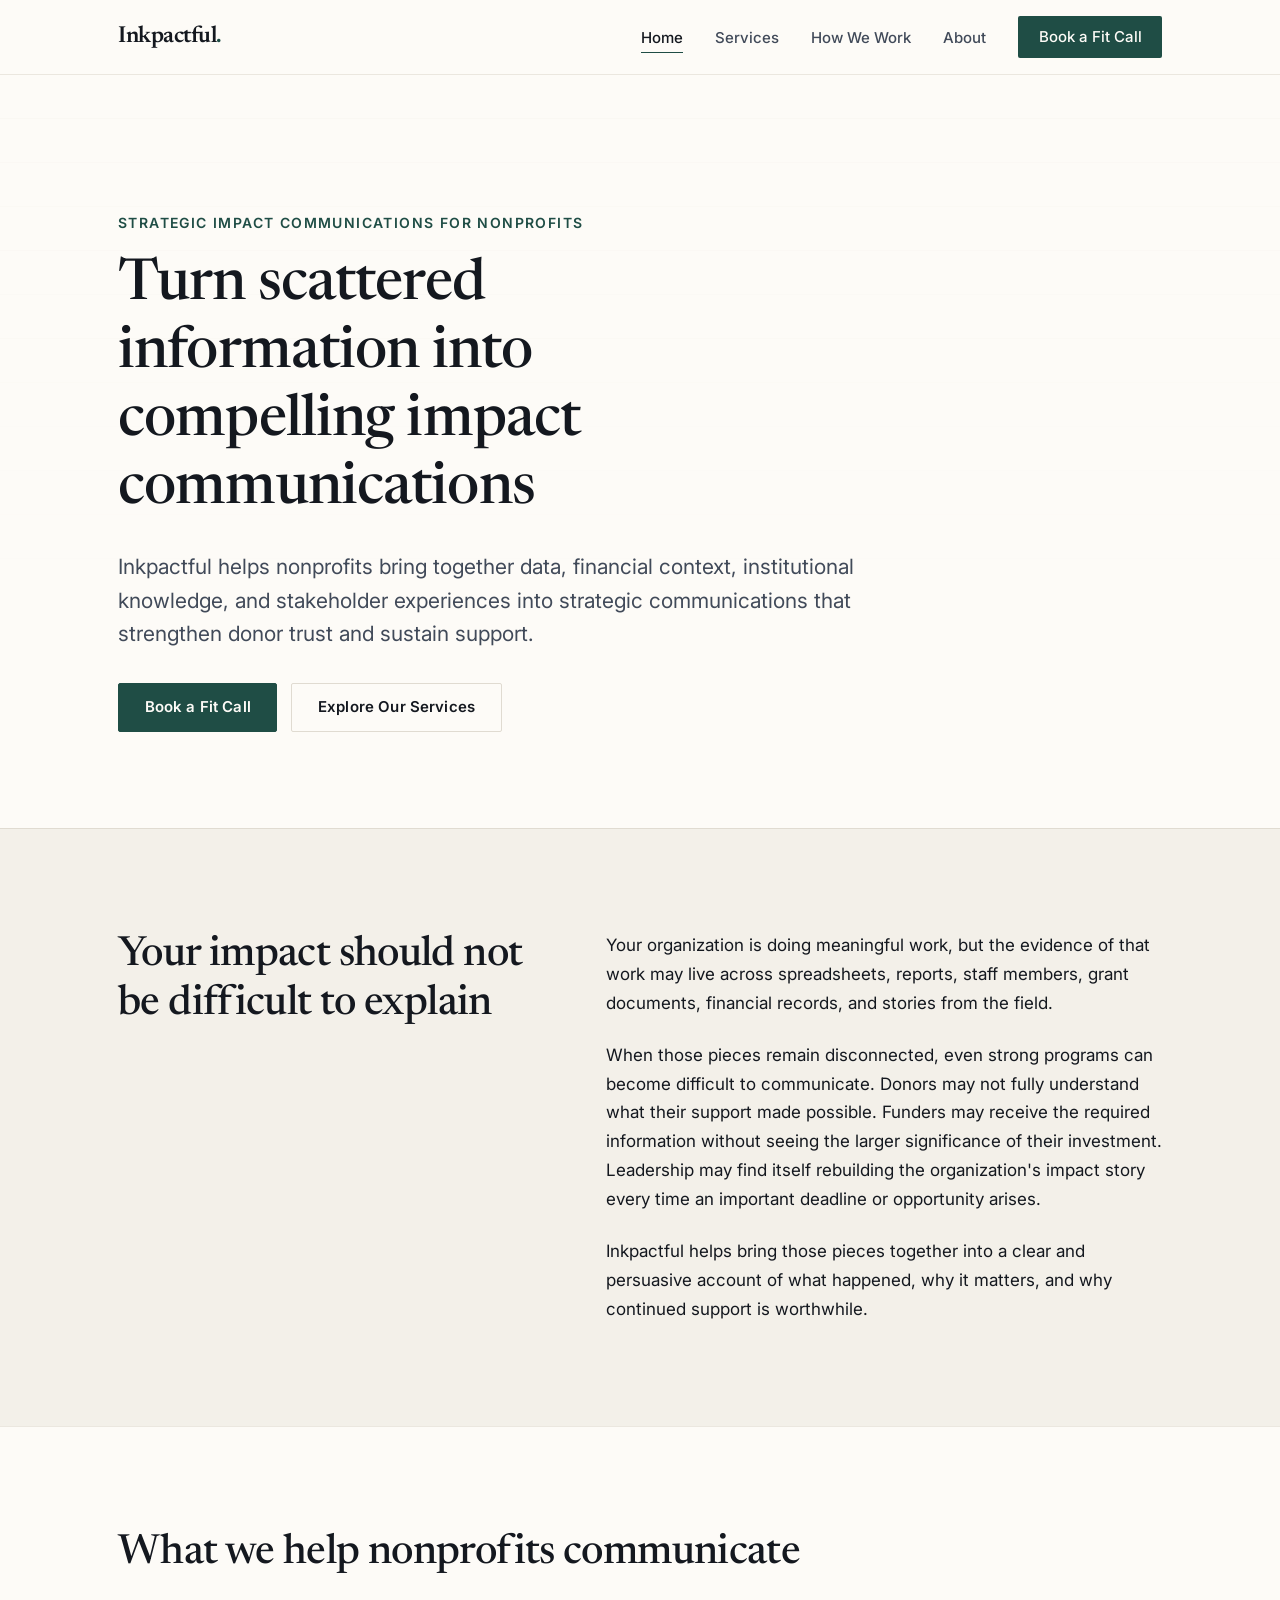
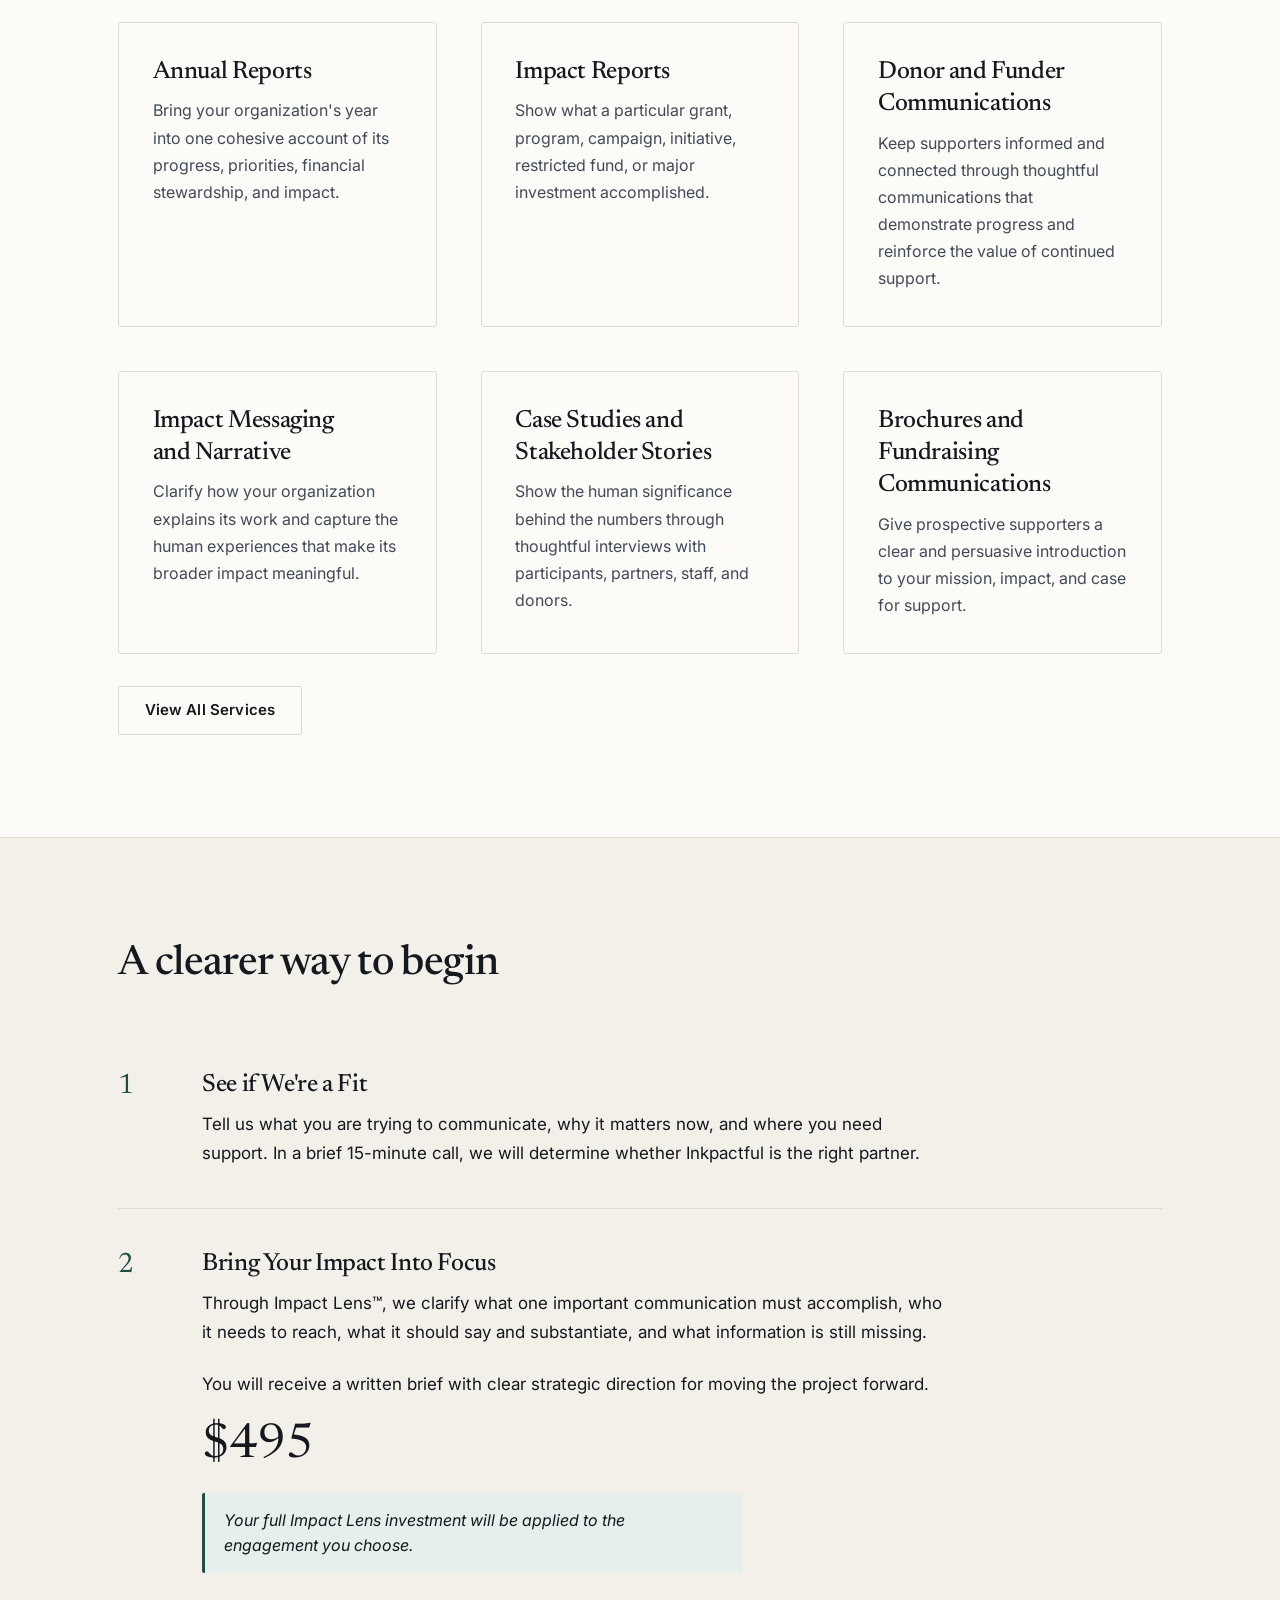
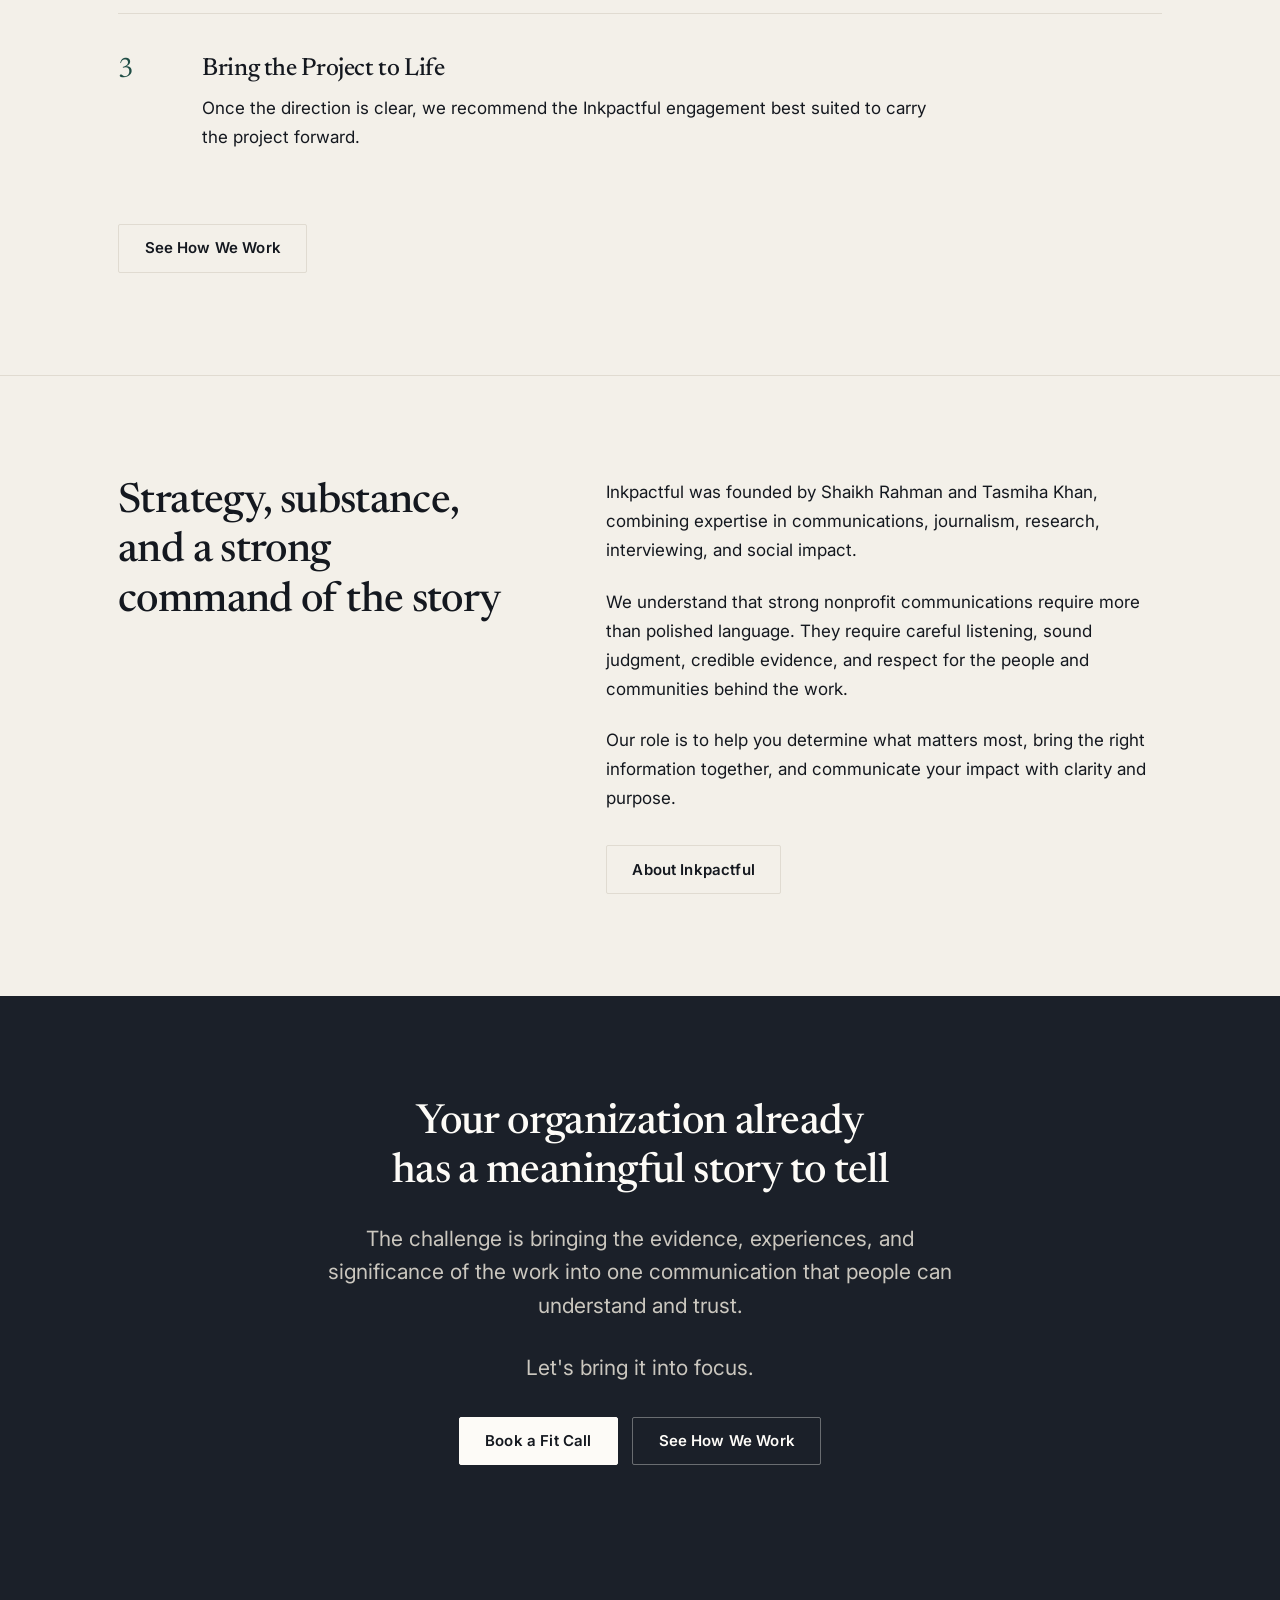
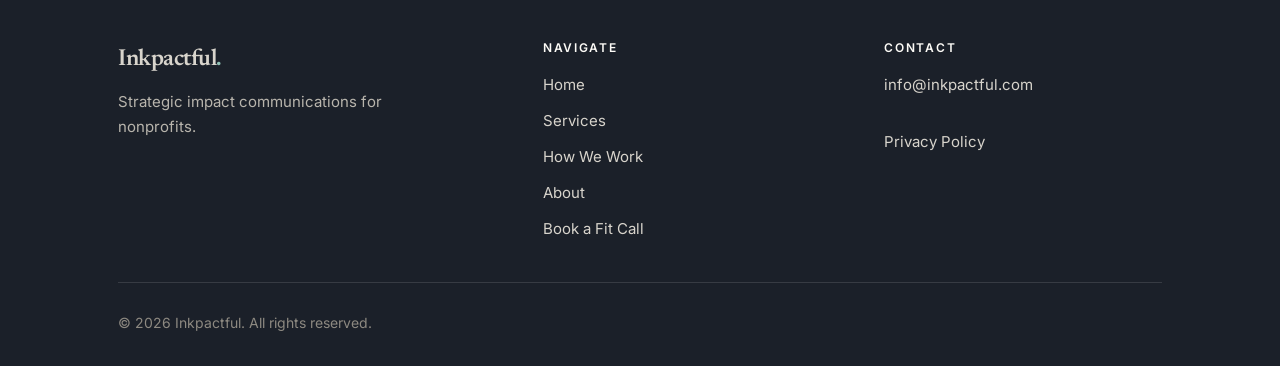
<file: index.html>
<!DOCTYPE html>
<html lang="en">
<head>
<meta charset="utf-8">
<meta name="viewport" content="width=device-width, initial-scale=1">
<title>Inkpactful — Strategic impact communications for nonprofits</title>
<meta name="description" content="Inkpactful helps nonprofits bring together data, financial context, institutional knowledge, and stakeholder experiences into strategic communications that strengthen donor trust and sustain support.">
<link rel="canonical" href="https://inkpactful.com/">

<meta property="og:type" content="website">
<meta property="og:site_name" content="Inkpactful">
<meta property="og:title" content="Inkpactful — Strategic impact communications for nonprofits">
<meta property="og:description" content="We help nonprofits turn scattered information into clear, credible communications that show donors and funders what their support made possible.">
<meta property="og:url" content="https://inkpactful.com/">
<meta property="og:image" content="https://inkpactful.com/og-image.png">
<meta name="twitter:card" content="summary_large_image">

<link rel="icon" href="favicon.svg" type="image/svg+xml">
<link rel="preconnect" href="https://fonts.googleapis.com">
<link rel="preconnect" href="https://fonts.gstatic.com" crossorigin>
<link href="https://fonts.googleapis.com/css2?family=Newsreader:opsz,wght@6..72,400;6..72,500;6..72,600&family=Inter:wght@400;500;600;700&display=swap" rel="stylesheet">
<link rel="stylesheet" href="styles.css">
</head>
<body>

<a class="skip-link" href="#main">Skip to main content</a>

<header class="site-header">
  <div class="wrap site-header__inner">
    <a class="wordmark" href="index.html">Inkpactful<span class="dot">.</span></a>
    <button class="nav-toggle" type="button" aria-expanded="false" aria-controls="site-nav">Menu</button>
    <nav class="site-nav" id="site-nav" aria-label="Primary">
      <ul>
        <li><a href="index.html" aria-current="page">Home</a></li>
        <li><a href="services.html">Services</a></li>
        <li><a href="how-we-work.html">How We Work</a></li>
        <li><a href="about.html">About</a></li>
        <li><a class="btn btn--primary" href="book.html">Book a Fit Call</a></li>
      </ul>
    </nav>
  </div>
</header>

<main id="main">

  <!-- ================= HERO ================= -->
  <section class="hero">
    <div class="wrap hero__inner">
      <p class="eyebrow">Strategic impact communications for nonprofits</p>
      <h1>Turn scattered information into compelling impact communications</h1>
      <p class="lede">Inkpactful helps nonprofits bring together data, financial context, institutional knowledge, and stakeholder experiences into strategic communications that strengthen donor trust and sustain support.</p>
      <div class="btn-row">
        <a class="btn btn--primary" href="book.html">Book a Fit Call</a>
        <a class="btn btn--secondary" href="services.html">Explore Our Services</a>
      </div>
    </div>
  </section>

  <!-- ================= THE PROBLEM ================= -->
  <section class="section section--alt">
    <div class="wrap">
      <div class="split">
        <div>
          <h2>Your impact should not be difficult to explain</h2>
        </div>
        <div>
          <p>Your organization is doing meaningful work, but the evidence of that work may live across spreadsheets, reports, staff members, grant documents, financial records, and stories from the field.</p>
          <p>When those pieces remain disconnected, even strong programs can become difficult to communicate. Donors may not fully understand what their support made possible. Funders may receive the required information without seeing the larger significance of their investment. Leadership may find itself rebuilding the organization's impact story every time an important deadline or opportunity arises.</p>
          <p>Inkpactful helps bring those pieces together into a clear and persuasive account of what happened, why it matters, and why continued support is worthwhile.</p>
        </div>
      </div>
    </div>
  </section>

  <!-- ================= SERVICES PREVIEW ================= -->
  <section class="section">
    <div class="wrap">
      <h2>What we help nonprofits communicate</h2>

      <div class="grid grid--3" style="margin-top: 2.75rem;">
        <div class="card">
          <h3>Annual Reports</h3>
          <p>Bring your organization's year into one cohesive account of its progress, priorities, financial stewardship, and impact.</p>
        </div>
        <div class="card">
          <h3>Impact Reports</h3>
          <p>Show what a particular grant, program, campaign, initiative, restricted fund, or major investment accomplished.</p>
        </div>
        <div class="card">
          <h3>Donor and Funder Communications</h3>
          <p>Keep supporters informed and connected through thoughtful communications that demonstrate progress and reinforce the value of continued support.</p>
        </div>
        <div class="card">
          <h3>Impact Messaging and Narrative</h3>
          <p>Clarify how your organization explains its work and capture the human experiences that make its broader impact meaningful.</p>
        </div>
        <div class="card">
          <h3>Case Studies and Stakeholder Stories</h3>
          <p>Show the human significance behind the numbers through thoughtful interviews with participants, partners, staff, and donors.</p>
        </div>
        <div class="card">
          <h3>Brochures and Fundraising Communications</h3>
          <p>Give prospective supporters a clear and persuasive introduction to your mission, impact, and case for support.</p>
        </div>
      </div>

      <div class="btn-row">
        <a class="btn btn--secondary" href="services.html">View All Services</a>
      </div>
    </div>
  </section>

  <!-- ================= PROCESS ================= -->
  <section class="section section--alt">
    <div class="wrap">
      <h2>A clearer way to begin</h2>

      <div class="steps" style="margin-top: 2.5rem;">
        <div class="step">
          <div class="step__num" aria-hidden="true">1</div>
          <div>
            <h3>See if We're a Fit</h3>
            <p>Tell us what you are trying to communicate, why it matters now, and where you need support. In a brief 15-minute call, we will determine whether Inkpactful is the right partner.</p>
          </div>
        </div>
        <div class="step">
          <div class="step__num" aria-hidden="true">2</div>
          <div>
            <h3>Bring Your Impact Into Focus</h3>
            <p>Through Impact Lens&trade;, we clarify what one important communication must accomplish, who it needs to reach, what it should say and substantiate, and what information is still missing.</p>
            <p>You will receive a written brief with clear strategic direction for moving the project forward.</p>
            <span class="price">$495</span>
            <p class="credit-note">Your full Impact Lens investment will be applied to the engagement you choose.</p>
          </div>
        </div>
        <div class="step">
          <div class="step__num" aria-hidden="true">3</div>
          <div>
            <h3>Bring the Project to Life</h3>
            <p>Once the direction is clear, we recommend the Inkpactful engagement best suited to carry the project forward.</p>
          </div>
        </div>
      </div>

      <div class="btn-row">
        <a class="btn btn--secondary" href="how-we-work.html">See How We Work</a>
      </div>
    </div>
  </section>

  <!-- ================= ABOUT PREVIEW ================= -->
  <section class="section section--alt">
    <div class="wrap">
      <div class="split">
        <div>
          <h2>Strategy, substance, and a strong command of the story</h2>
        </div>
        <div>
          <p>Inkpactful was founded by Shaikh Rahman and Tasmiha Khan, combining expertise in communications, journalism, research, interviewing, and social impact.</p>
          <p>We understand that strong nonprofit communications require more than polished language. They require careful listening, sound judgment, credible evidence, and respect for the people and communities behind the work.</p>
          <p>Our role is to help you determine what matters most, bring the right information together, and communicate your impact with clarity and purpose.</p>
          <div class="btn-row">
            <a class="btn btn--secondary" href="about.html">About Inkpactful</a>
          </div>
        </div>
      </div>
    </div>
  </section>

  <!-- ================= FINAL CTA ================= -->
  <section class="section section--dark">
    <div class="wrap wrap--narrow center">
      <h2>Your organization already has a meaningful story to tell</h2>
      <p class="lede">The challenge is bringing the evidence, experiences, and significance of the work into one communication that people can understand and trust.</p>
      <p class="lede">Let's bring it into focus.</p>
      <div class="btn-row" style="justify-content: center;">
        <a class="btn btn--primary" href="book.html">Book a Fit Call</a>
        <a class="btn btn--secondary" href="how-we-work.html">See How We Work</a>
      </div>
    </div>
  </section>

</main>

<footer class="site-footer">
  <div class="wrap footer">
    <div class="footer__top">
      <div>
        <a class="footer__wordmark" href="index.html">Inkpactful<span class="dot">.</span></a>
        <p class="footer__tagline">Strategic impact communications for nonprofits.</p>
      </div>
      <div>
        <h2 class="footer__heading">Navigate</h2>
        <ul>
          <li><a href="index.html">Home</a></li>
          <li><a href="services.html">Services</a></li>
          <li><a href="how-we-work.html">How We Work</a></li>
          <li><a href="about.html">About</a></li>
          <li><a href="book.html">Book a Fit Call</a></li>
        </ul>
      </div>
      <div>
        <h2 class="footer__heading">Contact</h2>
        <ul>
          <li><a data-email class="placeholder" href="#">email address to be added</a></li>
          <li><a data-linkedin="shaikh" href="#" hidden>Shaikh Rahman on LinkedIn</a></li>
          <li><a data-linkedin="tasmiha" href="#" hidden>Tasmiha Khan on LinkedIn</a></li>
          <li><a href="privacy.html">Privacy Policy</a></li>
        </ul>
      </div>
    </div>
    <div class="footer__bottom">
      <p>&copy; <span data-year>2026</span> Inkpactful. All rights reserved.</p>
    </div>
  </div>
</footer>

<script src="site.js"></script>
</body>
</html>
</file>
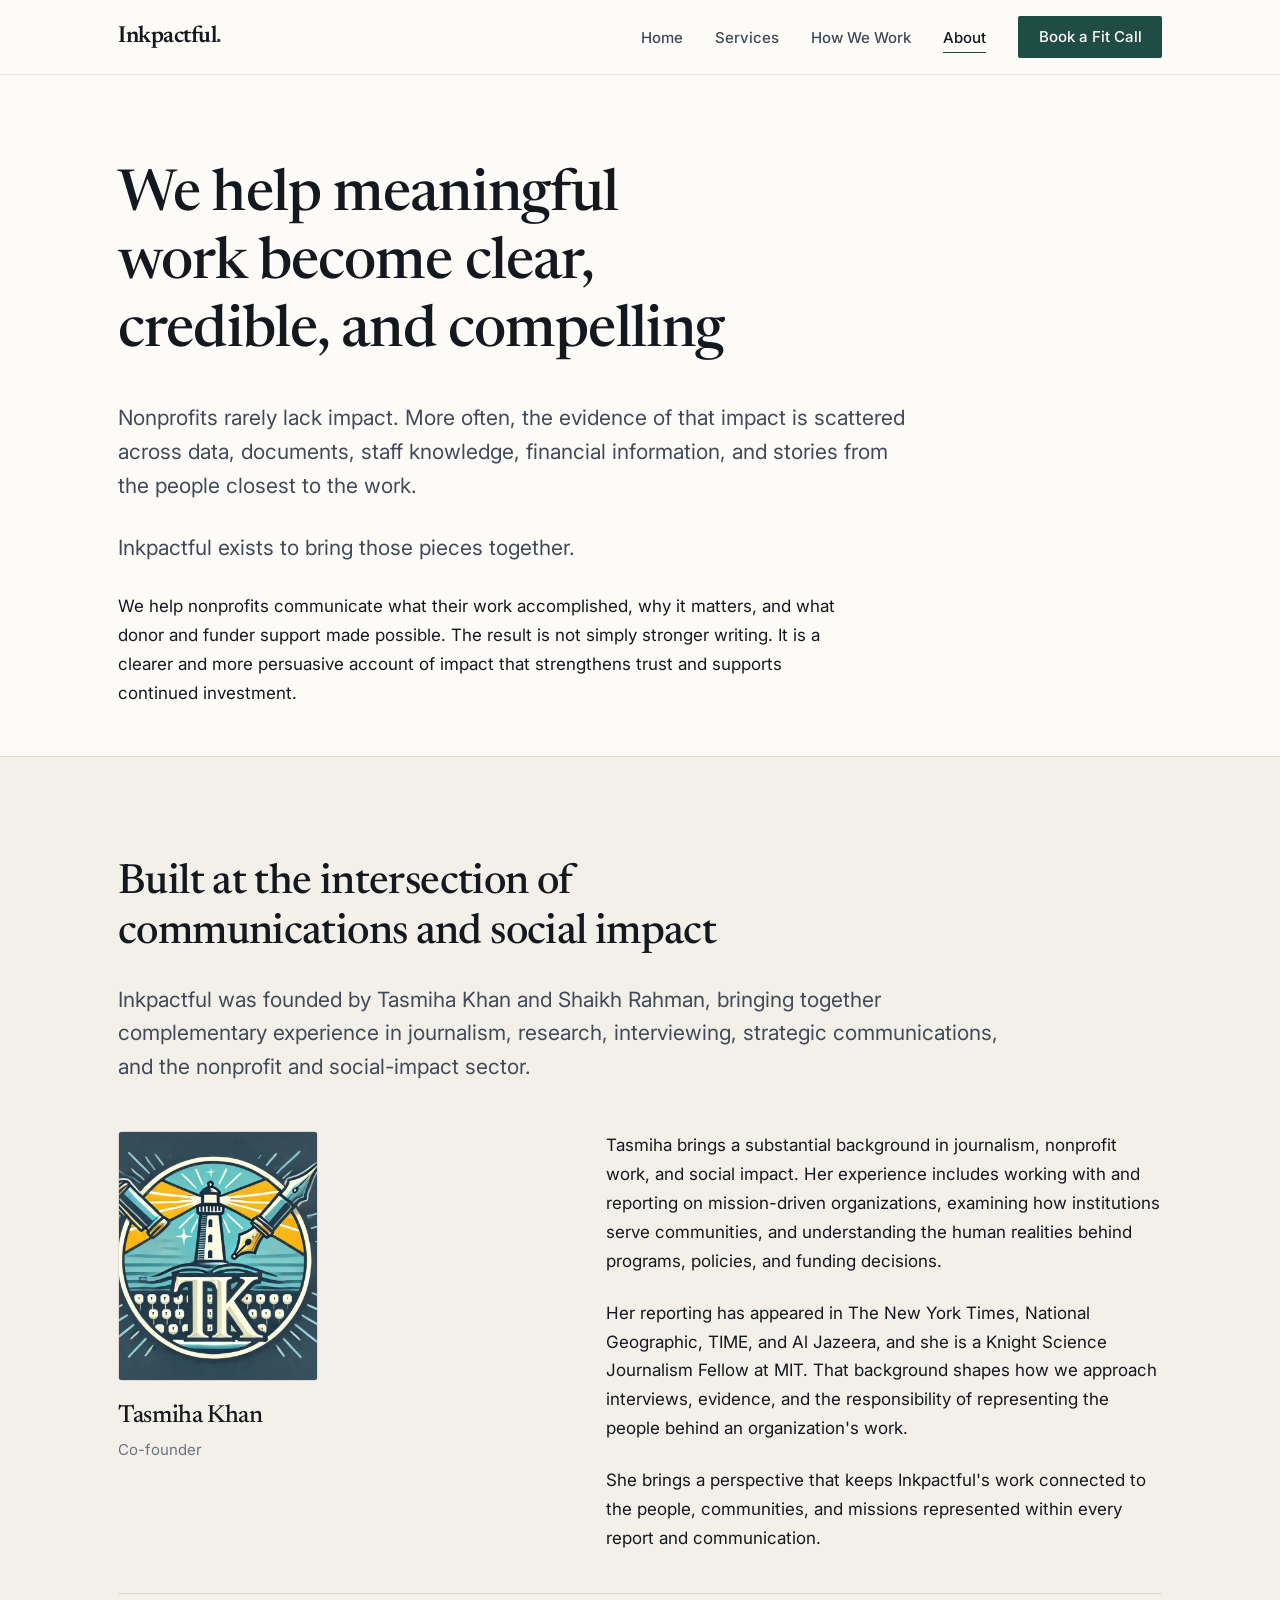
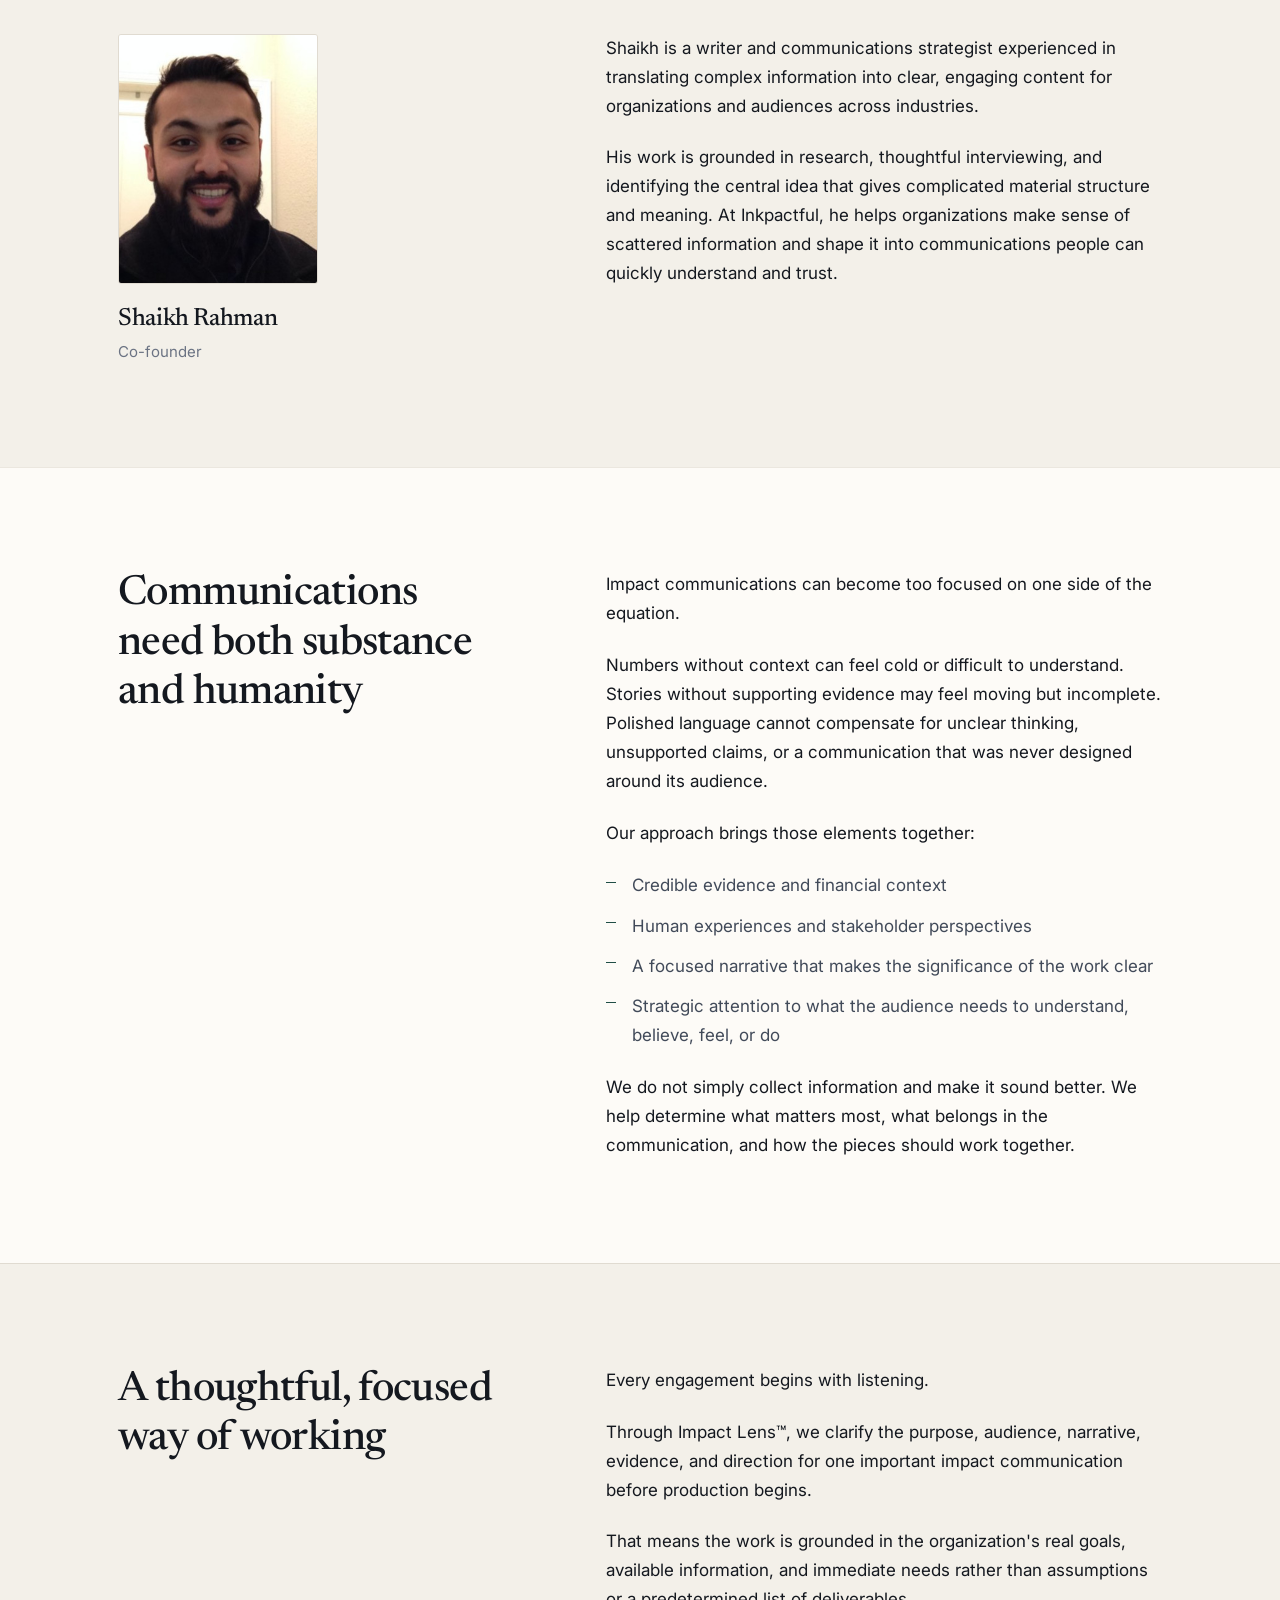
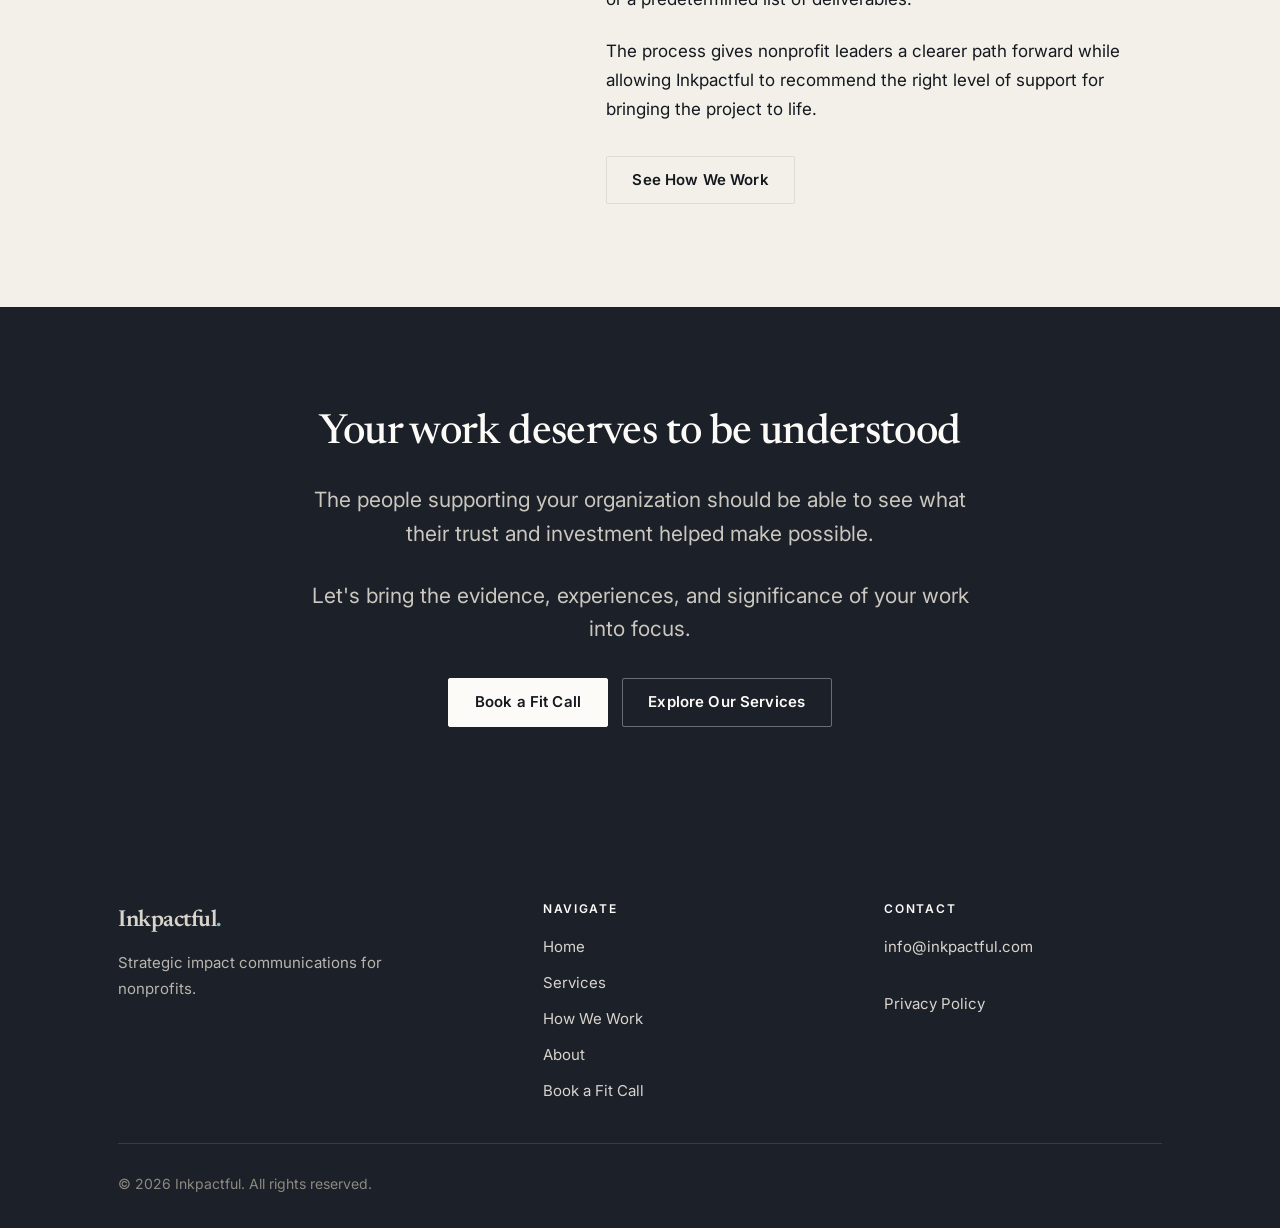
<file: about.html>
<!DOCTYPE html>
<html lang="en">
<head>
<meta charset="utf-8">
<meta name="viewport" content="width=device-width, initial-scale=1">
<title>About — Inkpactful</title>
<meta name="description" content="Inkpactful was founded by Tasmiha Khan and Shaikh Rahman, bringing together journalism, research, interviewing, strategic communications, and social-impact experience.">
<link rel="canonical" href="https://inkpactful.com/about.html">

<meta property="og:type" content="website">
<meta property="og:site_name" content="Inkpactful">
<meta property="og:title" content="About — Inkpactful">
<meta property="og:description" content="We help meaningful work become clear, credible, and compelling.">
<meta property="og:url" content="https://inkpactful.com/about.html">
<meta property="og:image" content="https://inkpactful.com/og-image.png">
<meta name="twitter:card" content="summary_large_image">

<link rel="icon" href="favicon.svg" type="image/svg+xml">
<link rel="preconnect" href="https://fonts.googleapis.com">
<link rel="preconnect" href="https://fonts.gstatic.com" crossorigin>
<link href="https://fonts.googleapis.com/css2?family=Newsreader:opsz,wght@6..72,400;6..72,500;6..72,600&family=Inter:wght@400;500;600;700&display=swap" rel="stylesheet">
<link rel="stylesheet" href="styles.css">
</head>
<body>

<a class="skip-link" href="#main">Skip to main content</a>

<header class="site-header">
  <div class="wrap site-header__inner">
    <a class="wordmark" href="index.html">Inkpactful<span class="dot">.</span></a>
    <button class="nav-toggle" type="button" aria-expanded="false" aria-controls="site-nav">Menu</button>
    <nav class="site-nav" id="site-nav" aria-label="Primary">
      <ul>
        <li><a href="index.html">Home</a></li>
        <li><a href="services.html">Services</a></li>
        <li><a href="how-we-work.html">How We Work</a></li>
        <li><a href="about.html" aria-current="page">About</a></li>
        <li><a class="btn btn--primary" href="book.html">Book a Fit Call</a></li>
      </ul>
    </nav>
  </div>
</header>

<main id="main">

  <section class="page-head">
    <div class="wrap">
      <h1>We help meaningful work become clear, credible, and compelling</h1>
      <p class="lede">Nonprofits rarely lack impact. More often, the evidence of that impact is scattered across data, documents, staff knowledge, financial information, and stories from the people closest to the work.</p>
      <p class="lede">Inkpactful exists to bring those pieces together.</p>
      <p>We help nonprofits communicate what their work accomplished, why it matters, and what donor and funder support made possible. The result is not simply stronger writing. It is a clearer and more persuasive account of impact that strengthens trust and supports continued investment.</p>
    </div>
  </section>

  <!-- ================= FOUNDERS ================= -->
  <section class="section section--alt">
    <div class="wrap">
      <h2>Built at the intersection of communications and social impact</h2>
      <p class="lede">Inkpactful was founded by Tasmiha Khan and Shaikh Rahman, bringing together complementary experience in journalism, research, interviewing, strategic communications, and the nonprofit and social-impact sector.</p>

      <div style="margin-top: 3rem;">

        <article class="founder">
          <div class="split">
            <div>
              <img class="founder__portrait" src="tasmiha-khan.jpg" alt="Tasmiha Khan" loading="lazy">
              <h3 style="margin-bottom:0.2rem;">Tasmiha Khan</h3>
              <p class="muted" style="font-size:0.9375rem;">Co-founder</p>
            </div>
            <div>
              <p>Tasmiha brings a substantial background in journalism, nonprofit work, and social impact. Her experience includes working with and reporting on mission-driven organizations, examining how institutions serve communities, and understanding the human realities behind programs, policies, and funding decisions.</p>
              <p>Her reporting has appeared in The New York Times, National Geographic, TIME, and Al Jazeera, and she is a Knight Science Journalism Fellow at MIT. That background shapes how we approach interviews, evidence, and the responsibility of representing the people behind an organization's work.</p>
              <p>She brings a perspective that keeps Inkpactful's work connected to the people, communities, and missions represented within every report and communication.</p>
            </div>
          </div>
        </article>

        <article class="founder">
          <div class="split">
            <div>
              <img class="founder__portrait" src="shaikh-rahman.jpg" alt="Shaikh Rahman" loading="lazy">
              <h3 style="margin-bottom:0.2rem;">Shaikh Rahman</h3>
              <p class="muted" style="font-size:0.9375rem;">Co-founder</p>
            </div>
            <div>
              <p>Shaikh is a writer and communications strategist experienced in translating complex information into clear, engaging content for organizations and audiences across industries.</p>
              <p>His work is grounded in research, thoughtful interviewing, and identifying the central idea that gives complicated material structure and meaning. At Inkpactful, he helps organizations make sense of scattered information and shape it into communications people can quickly understand and trust.</p>
            </div>
          </div>
        </article>

      </div>

    </div>
  </section>

  <!-- ================= PHILOSOPHY ================= -->
  <section class="section">
    <div class="wrap">
      <div class="split">
        <div><h2>Communications need both substance and humanity</h2></div>
        <div>
          <p>Impact communications can become too focused on one side of the equation.</p>
          <p>Numbers without context can feel cold or difficult to understand. Stories without supporting evidence may feel moving but incomplete. Polished language cannot compensate for unclear thinking, unsupported claims, or a communication that was never designed around its audience.</p>
          <p>Our approach brings those elements together:</p>
          <ul class="checklist">
            <li>Credible evidence and financial context</li>
            <li>Human experiences and stakeholder perspectives</li>
            <li>A focused narrative that makes the significance of the work clear</li>
            <li>Strategic attention to what the audience needs to understand, believe, feel, or do</li>
          </ul>
          <p style="margin-top:1.5rem;">We do not simply collect information and make it sound better. We help determine what matters most, what belongs in the communication, and how the pieces should work together.</p>
        </div>
      </div>
    </div>
  </section>

  <!-- ================= WAY OF WORKING ================= -->
  <section class="section section--alt">
    <div class="wrap">
      <div class="split">
        <div><h2>A thoughtful, focused way of working</h2></div>
        <div>
          <p>Every engagement begins with listening.</p>
          <p>Through Impact Lens&trade;, we clarify the purpose, audience, narrative, evidence, and direction for one important impact communication before production begins.</p>
          <p>That means the work is grounded in the organization's real goals, available information, and immediate needs rather than assumptions or a predetermined list of deliverables.</p>
          <p>The process gives nonprofit leaders a clearer path forward while allowing Inkpactful to recommend the right level of support for bringing the project to life.</p>
          <div class="btn-row">
            <a class="btn btn--secondary" href="how-we-work.html">See How We Work</a>
          </div>
        </div>
      </div>
    </div>
  </section>

  <!-- ================= FINAL CTA ================= -->
  <section class="section section--dark">
    <div class="wrap wrap--narrow center">
      <h2>Your work deserves to be understood</h2>
      <p class="lede">The people supporting your organization should be able to see what their trust and investment helped make possible.</p>
      <p class="lede">Let's bring the evidence, experiences, and significance of your work into focus.</p>
      <div class="btn-row" style="justify-content: center;">
        <a class="btn btn--primary" href="book.html">Book a Fit Call</a>
        <a class="btn btn--secondary" href="services.html">Explore Our Services</a>
      </div>
    </div>
  </section>

</main>

<footer class="site-footer">
  <div class="wrap footer">
    <div class="footer__top">
      <div>
        <a class="footer__wordmark" href="index.html">Inkpactful<span class="dot">.</span></a>
        <p class="footer__tagline">Strategic impact communications for nonprofits.</p>
      </div>
      <div>
        <h2 class="footer__heading">Navigate</h2>
        <ul>
          <li><a href="index.html">Home</a></li>
          <li><a href="services.html">Services</a></li>
          <li><a href="how-we-work.html">How We Work</a></li>
          <li><a href="about.html">About</a></li>
          <li><a href="book.html">Book a Fit Call</a></li>
        </ul>
      </div>
      <div>
        <h2 class="footer__heading">Contact</h2>
        <ul>
          <li><a data-email class="placeholder" href="#">email address to be added</a></li>
          <li><a data-linkedin="shaikh" href="#" hidden>Shaikh Rahman on LinkedIn</a></li>
          <li><a data-linkedin="tasmiha" href="#" hidden>Tasmiha Khan on LinkedIn</a></li>
          <li><a href="privacy.html">Privacy Policy</a></li>
        </ul>
      </div>
    </div>
    <div class="footer__bottom">
      <p>&copy; <span data-year>2026</span> Inkpactful. All rights reserved.</p>
    </div>
  </div>
</footer>

<script src="site.js"></script>
</body>
</html>
</file>
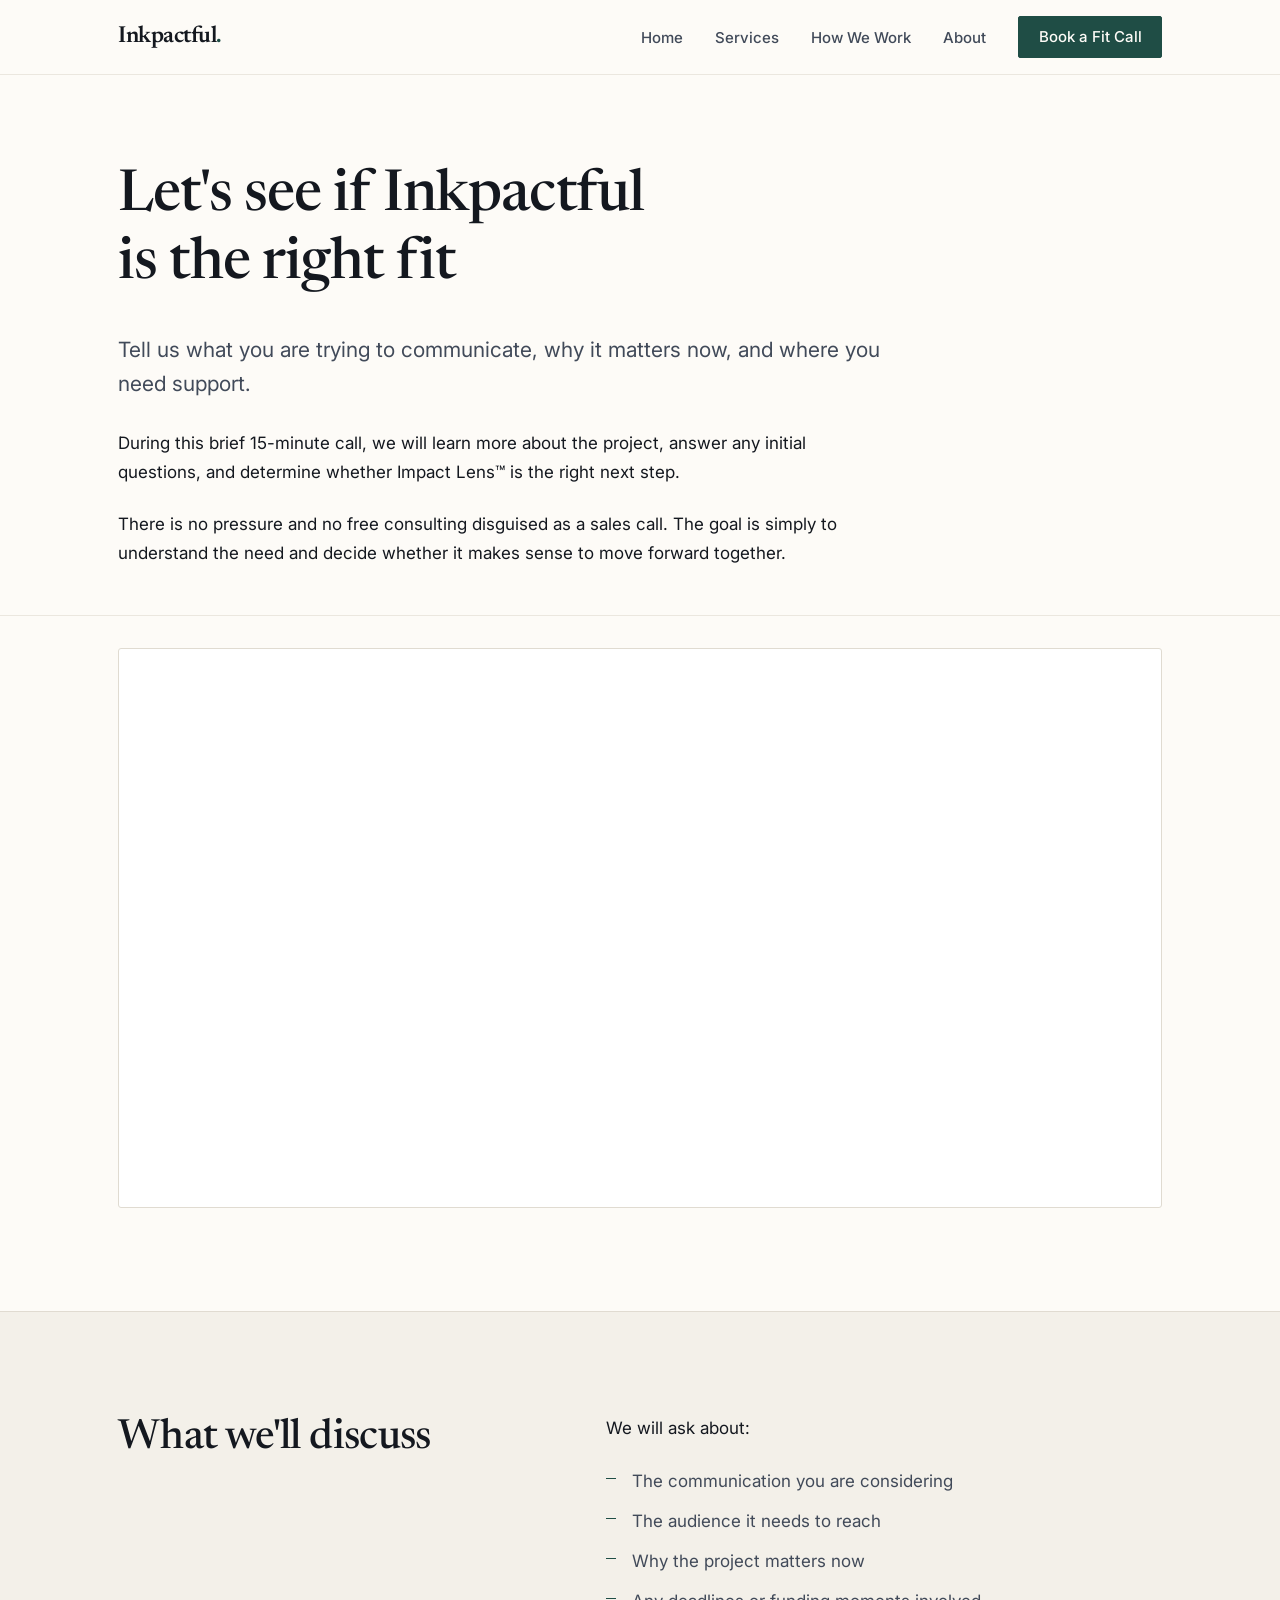
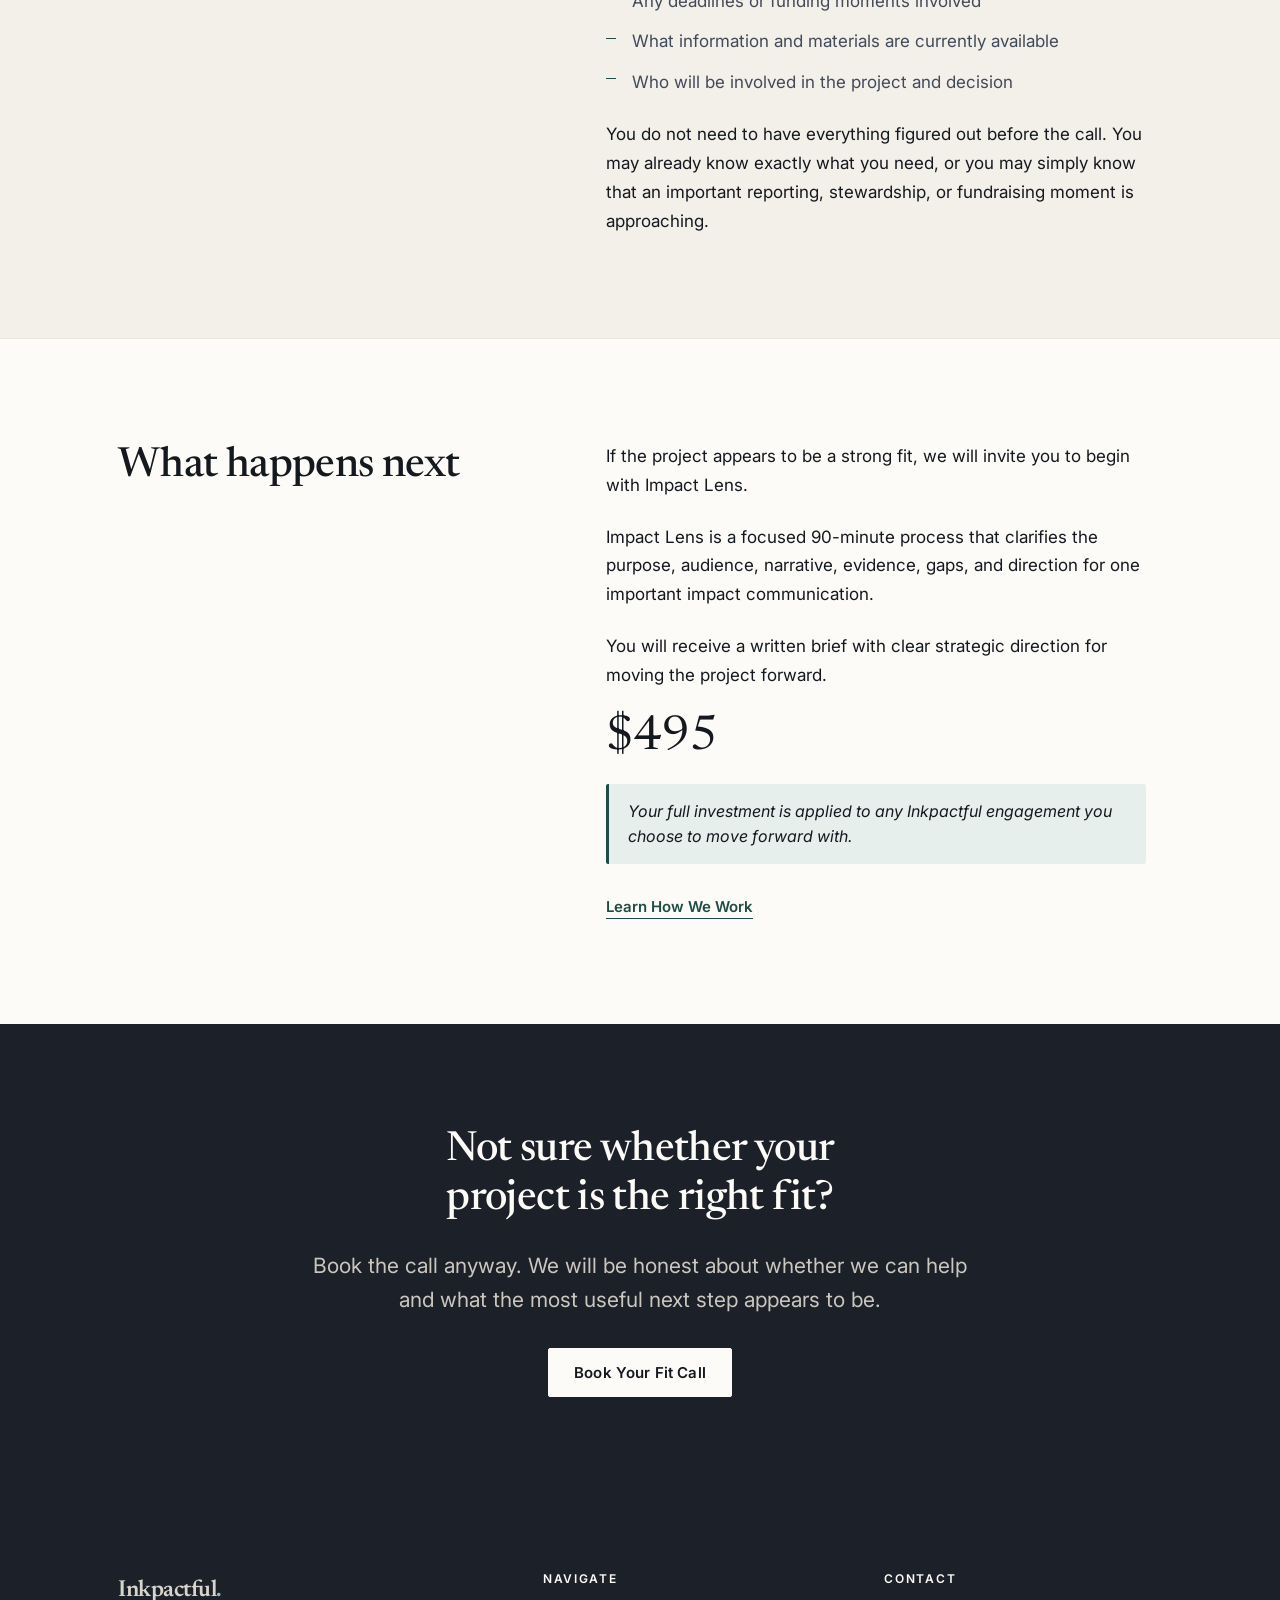
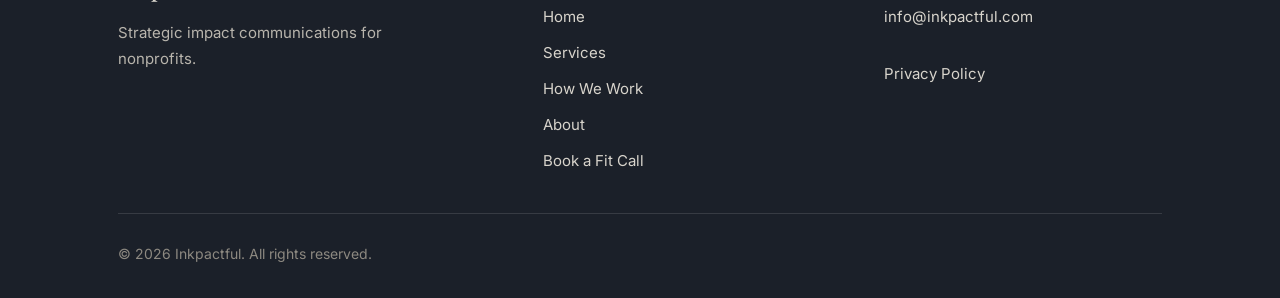
<file: book.html>
<!DOCTYPE html>
<html lang="en">
<head>
<meta charset="utf-8">
<meta name="viewport" content="width=device-width, initial-scale=1">
<title>Book a Fit Call — Inkpactful</title>
<meta name="description" content="A brief 15-minute call to understand your project and decide together whether Inkpactful is the right partner. No pressure, no free consulting disguised as a sales call.">
<link rel="canonical" href="https://inkpactful.com/book.html">

<meta property="og:type" content="website">
<meta property="og:site_name" content="Inkpactful">
<meta property="og:title" content="Book a Fit Call — Inkpactful">
<meta property="og:description" content="Let's see if Inkpactful is the right fit. A focused 15-minute conversation about what you're trying to communicate.">
<meta property="og:url" content="https://inkpactful.com/book.html">
<meta property="og:image" content="https://inkpactful.com/og-image.png">
<meta name="twitter:card" content="summary_large_image">

<link rel="icon" href="favicon.svg" type="image/svg+xml">
<link rel="preconnect" href="https://fonts.googleapis.com">
<link rel="preconnect" href="https://fonts.gstatic.com" crossorigin>
<link href="https://fonts.googleapis.com/css2?family=Newsreader:opsz,wght@6..72,400;6..72,500;6..72,600&family=Inter:wght@400;500;600;700&display=swap" rel="stylesheet">
<link rel="stylesheet" href="styles.css">
</head>
<body>

<a class="skip-link" href="#main">Skip to main content</a>

<header class="site-header">
  <div class="wrap site-header__inner">
    <a class="wordmark" href="index.html">Inkpactful<span class="dot">.</span></a>
    <button class="nav-toggle" type="button" aria-expanded="false" aria-controls="site-nav">Menu</button>
    <nav class="site-nav" id="site-nav" aria-label="Primary">
      <ul>
        <li><a href="index.html">Home</a></li>
        <li><a href="services.html">Services</a></li>
        <li><a href="how-we-work.html">How We Work</a></li>
        <li><a href="about.html">About</a></li>
        <li><a class="btn btn--primary" href="book.html" aria-current="page">Book a Fit Call</a></li>
      </ul>
    </nav>
  </div>
</header>

<main id="main">

  <section class="page-head">
    <div class="wrap">
      <h1>Let's see if Inkpactful is the right fit</h1>
      <p class="lede">Tell us what you are trying to communicate, why it matters now, and where you need support.</p>
      <p>During this brief 15-minute call, we will learn more about the project, answer any initial questions, and determine whether Impact Lens&trade; is the right next step.</p>
      <p>There is no pressure and no free consulting disguised as a sales call. The goal is simply to understand the need and decide whether it makes sense to move forward together.</p>
    </div>
  </section>

  <!-- ================= SCHEDULER =================
       The booking questions live INSIDE TidyCal, not on this page.
       Recommended TidyCal booking questions (keep it to four):
         1. Organization name
         2. Organization website
         3. What are you hoping to create or communicate?  [long answer]
         4. Is there a deadline or funding moment connected to this?  [short answer]
       Do NOT ask for annual revenue or operating budget.
       ============================================================ -->
  <section class="section" style="padding-top:0;">
    <div class="wrap">
      <h2 class="visually-hidden">Choose a time</h2>

      <div class="booking-embed" id="booking-embed">
        <!-- Fallback shown until INKPACTFUL.bookingUrl is set in site.js -->
        <div class="booking-fallback">
          <h3>Choose a Time</h3>
          <p>Our online scheduler is being finalized. In the meantime, email us with a few times that work and we will confirm a 15-minute call.</p>
          <div class="btn-row" style="justify-content:center;">
            <a class="btn btn--primary" data-email href="#">email address to be added</a>
          </div>
        </div>
      </div>

    </div>
  </section>

  <!-- ================= WHAT WE'LL DISCUSS ================= -->
  <section class="section section--alt">
    <div class="wrap">
      <div class="split">
        <div><h2>What we'll discuss</h2></div>
        <div>
          <p>We will ask about:</p>
          <ul class="checklist">
            <li>The communication you are considering</li>
            <li>The audience it needs to reach</li>
            <li>Why the project matters now</li>
            <li>Any deadlines or funding moments involved</li>
            <li>What information and materials are currently available</li>
            <li>Who will be involved in the project and decision</li>
          </ul>
          <p style="margin-top:1.5rem;">You do not need to have everything figured out before the call. You may already know exactly what you need, or you may simply know that an important reporting, stewardship, or fundraising moment is approaching.</p>
        </div>
      </div>
    </div>
  </section>

  <!-- ================= WHAT HAPPENS NEXT ================= -->
  <section class="section">
    <div class="wrap">
      <div class="split">
        <div><h2>What happens next</h2></div>
        <div>
          <p>If the project appears to be a strong fit, we will invite you to begin with Impact Lens.</p>
          <p>Impact Lens is a focused 90-minute process that clarifies the purpose, audience, narrative, evidence, gaps, and direction for one important impact communication.</p>
          <p>You will receive a written brief with clear strategic direction for moving the project forward.</p>

          <span class="price">$495</span>
          <p class="credit-note">Your full investment is applied to any Inkpactful engagement you choose to move forward with.</p>

          <p style="margin-top:1.75rem;"><a class="link-arrow" href="how-we-work.html">Learn How We Work</a></p>
        </div>
      </div>
    </div>
  </section>

  <!-- ================= REASSURANCE ================= -->
  <section class="section section--dark">
    <div class="wrap wrap--narrow center">
      <h2>Not sure whether your project is the right fit?</h2>
      <p class="lede">Book the call anyway. We will be honest about whether we can help and what the most useful next step appears to be.</p>
      <div class="btn-row" style="justify-content:center;">
        <a class="btn btn--primary" href="#booking-embed" data-booking-direct>Book Your Fit Call</a>
      </div>
    </div>
  </section>

</main>

<footer class="site-footer">
  <div class="wrap footer">
    <div class="footer__top">
      <div>
        <a class="footer__wordmark" href="index.html">Inkpactful<span class="dot">.</span></a>
        <p class="footer__tagline">Strategic impact communications for nonprofits.</p>
      </div>
      <div>
        <h2 class="footer__heading">Navigate</h2>
        <ul>
          <li><a href="index.html">Home</a></li>
          <li><a href="services.html">Services</a></li>
          <li><a href="how-we-work.html">How We Work</a></li>
          <li><a href="about.html">About</a></li>
          <li><a href="book.html">Book a Fit Call</a></li>
        </ul>
      </div>
      <div>
        <h2 class="footer__heading">Contact</h2>
        <ul>
          <li><a data-email class="placeholder" href="#">email address to be added</a></li>
          <li><a data-linkedin="shaikh" href="#" hidden>Shaikh Rahman on LinkedIn</a></li>
          <li><a data-linkedin="tasmiha" href="#" hidden>Tasmiha Khan on LinkedIn</a></li>
          <li><a href="privacy.html">Privacy Policy</a></li>
        </ul>
      </div>
    </div>
    <div class="footer__bottom">
      <p>&copy; <span data-year>2026</span> Inkpactful. All rights reserved.</p>
    </div>
  </div>
</footer>

<script src="site.js"></script>
</body>
</html>
</file>
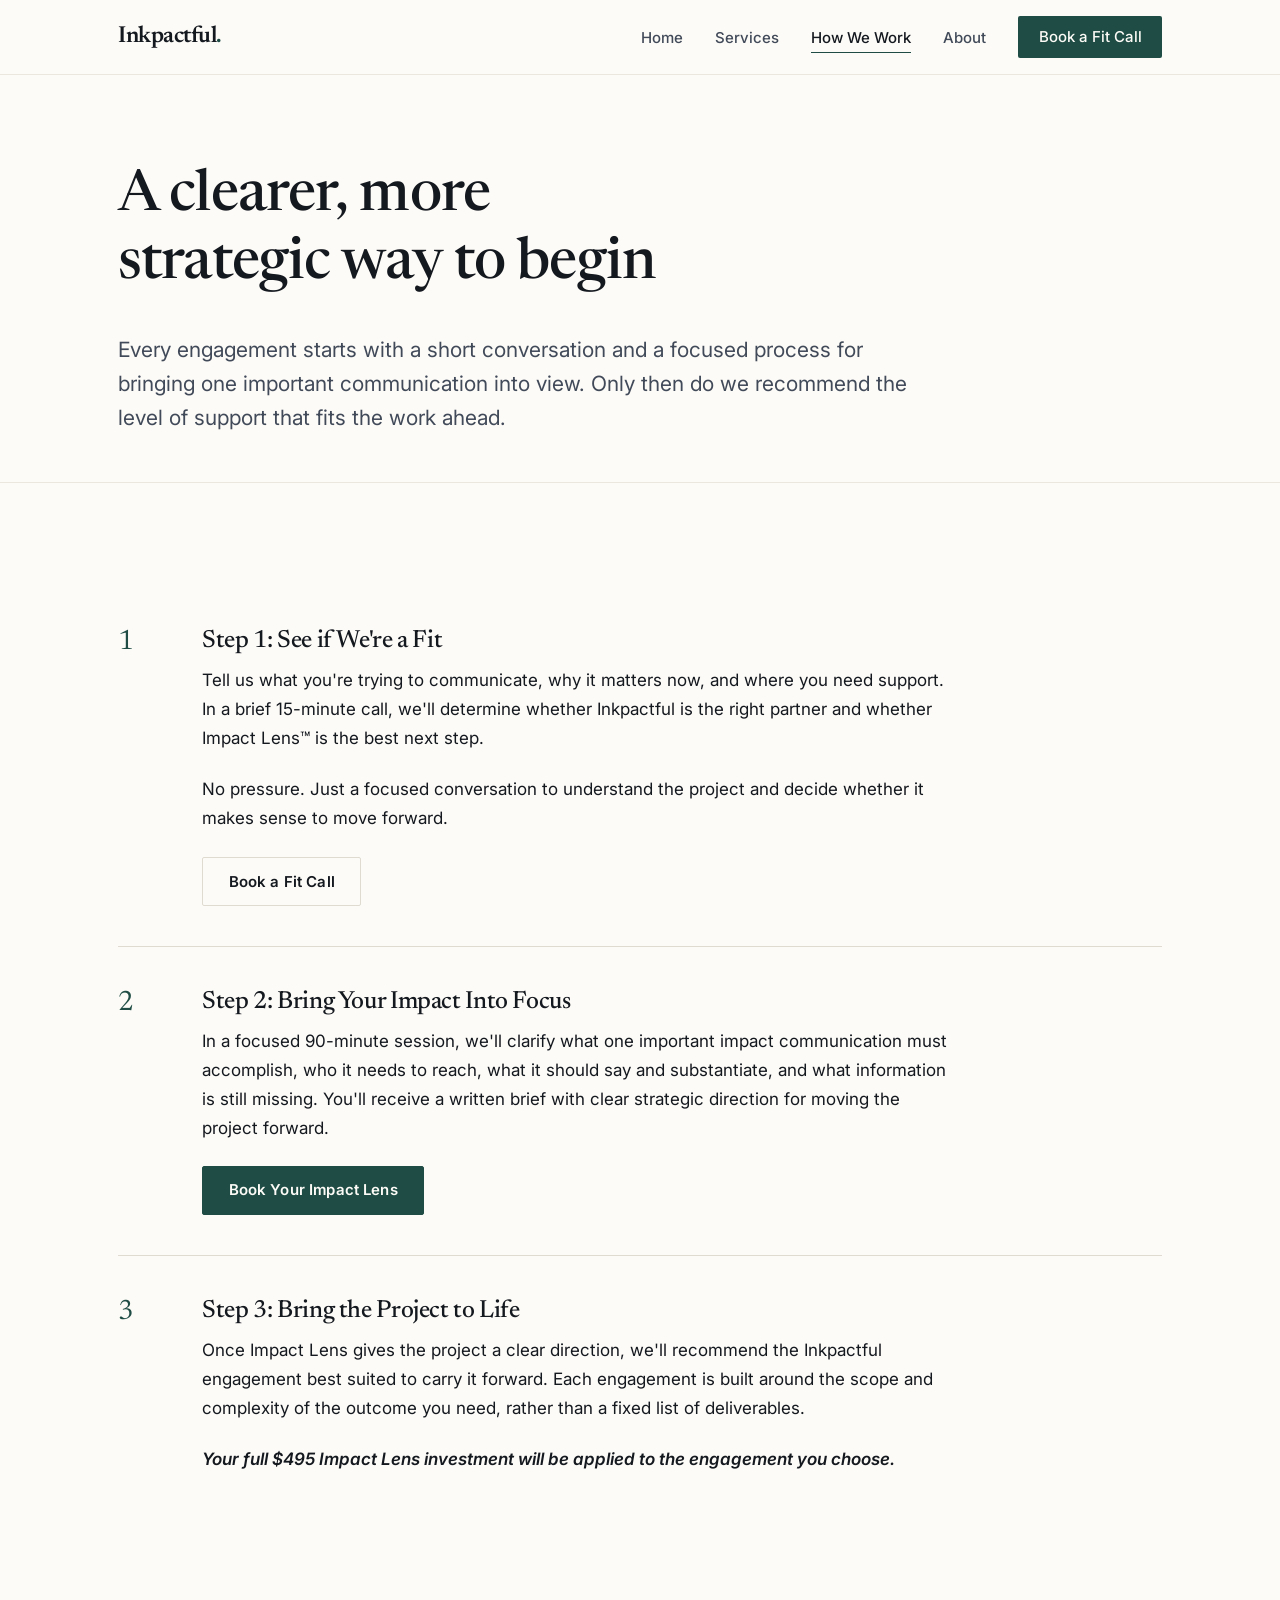
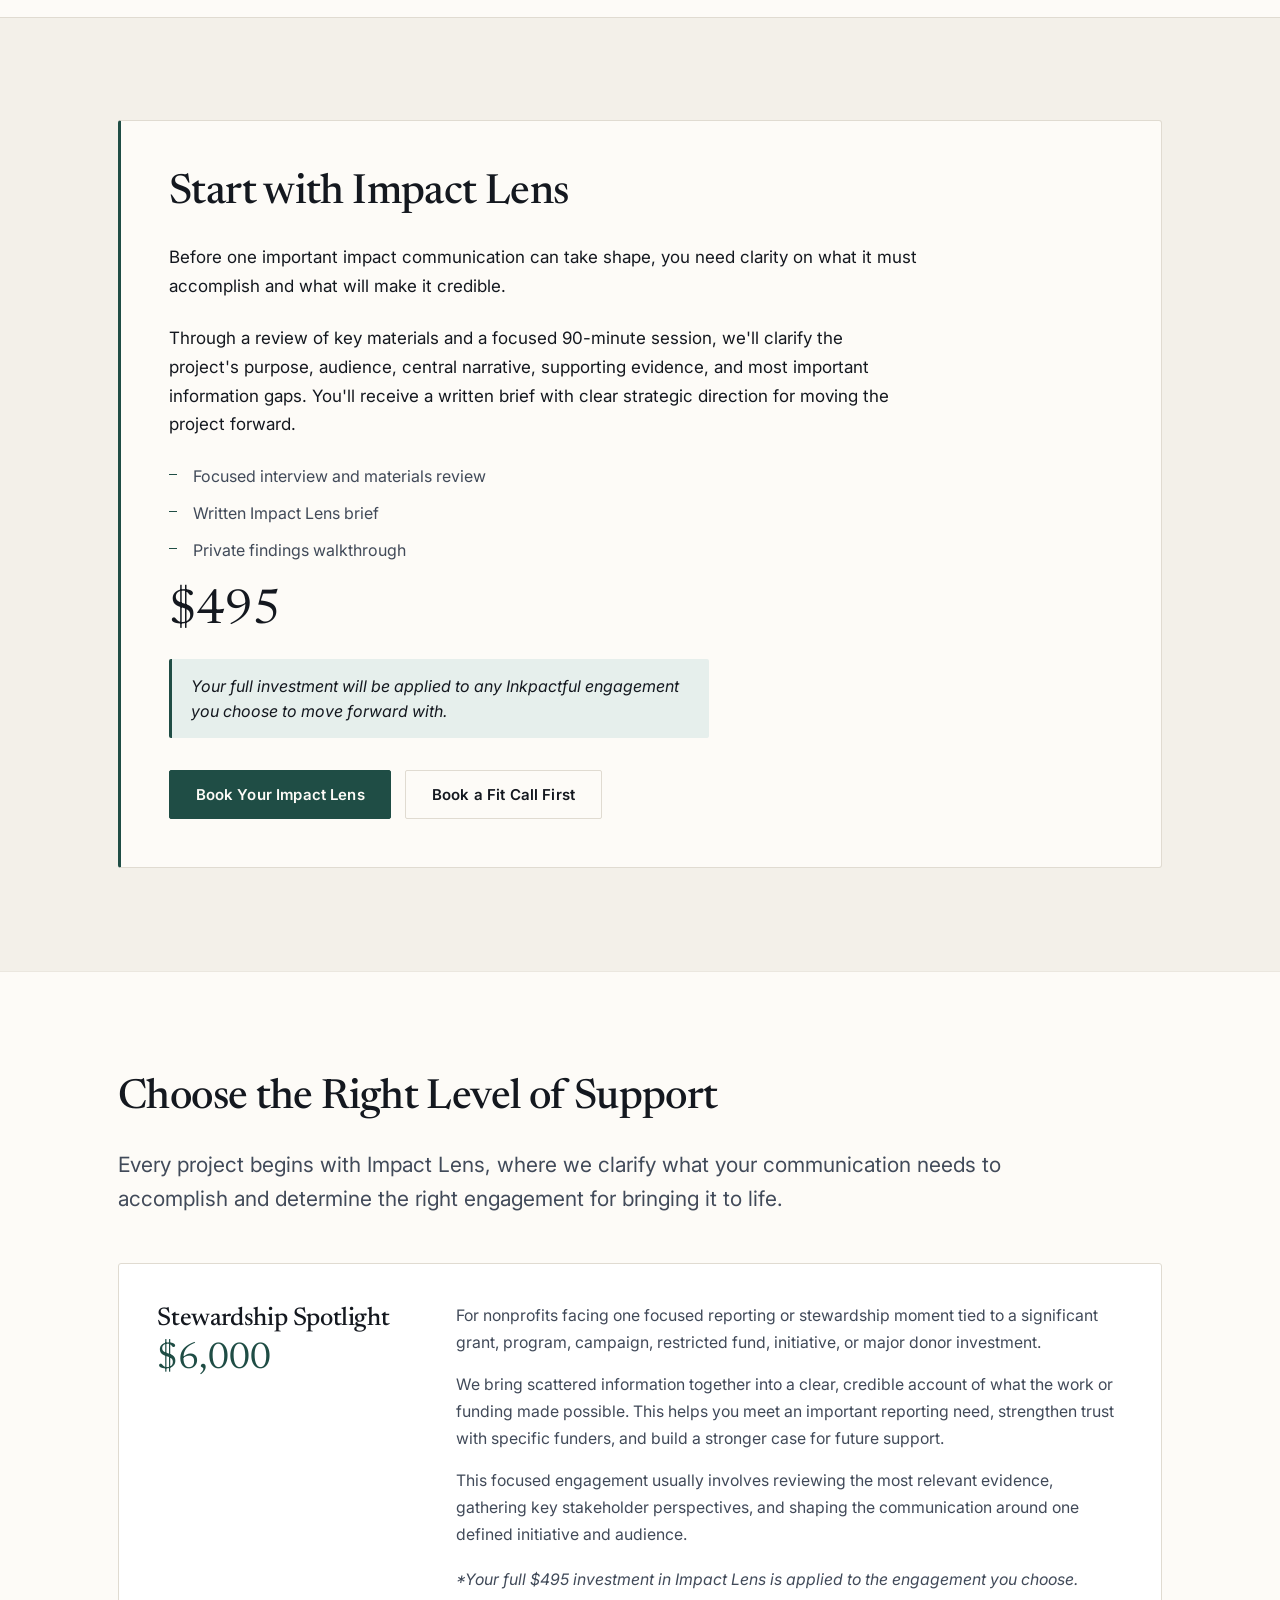
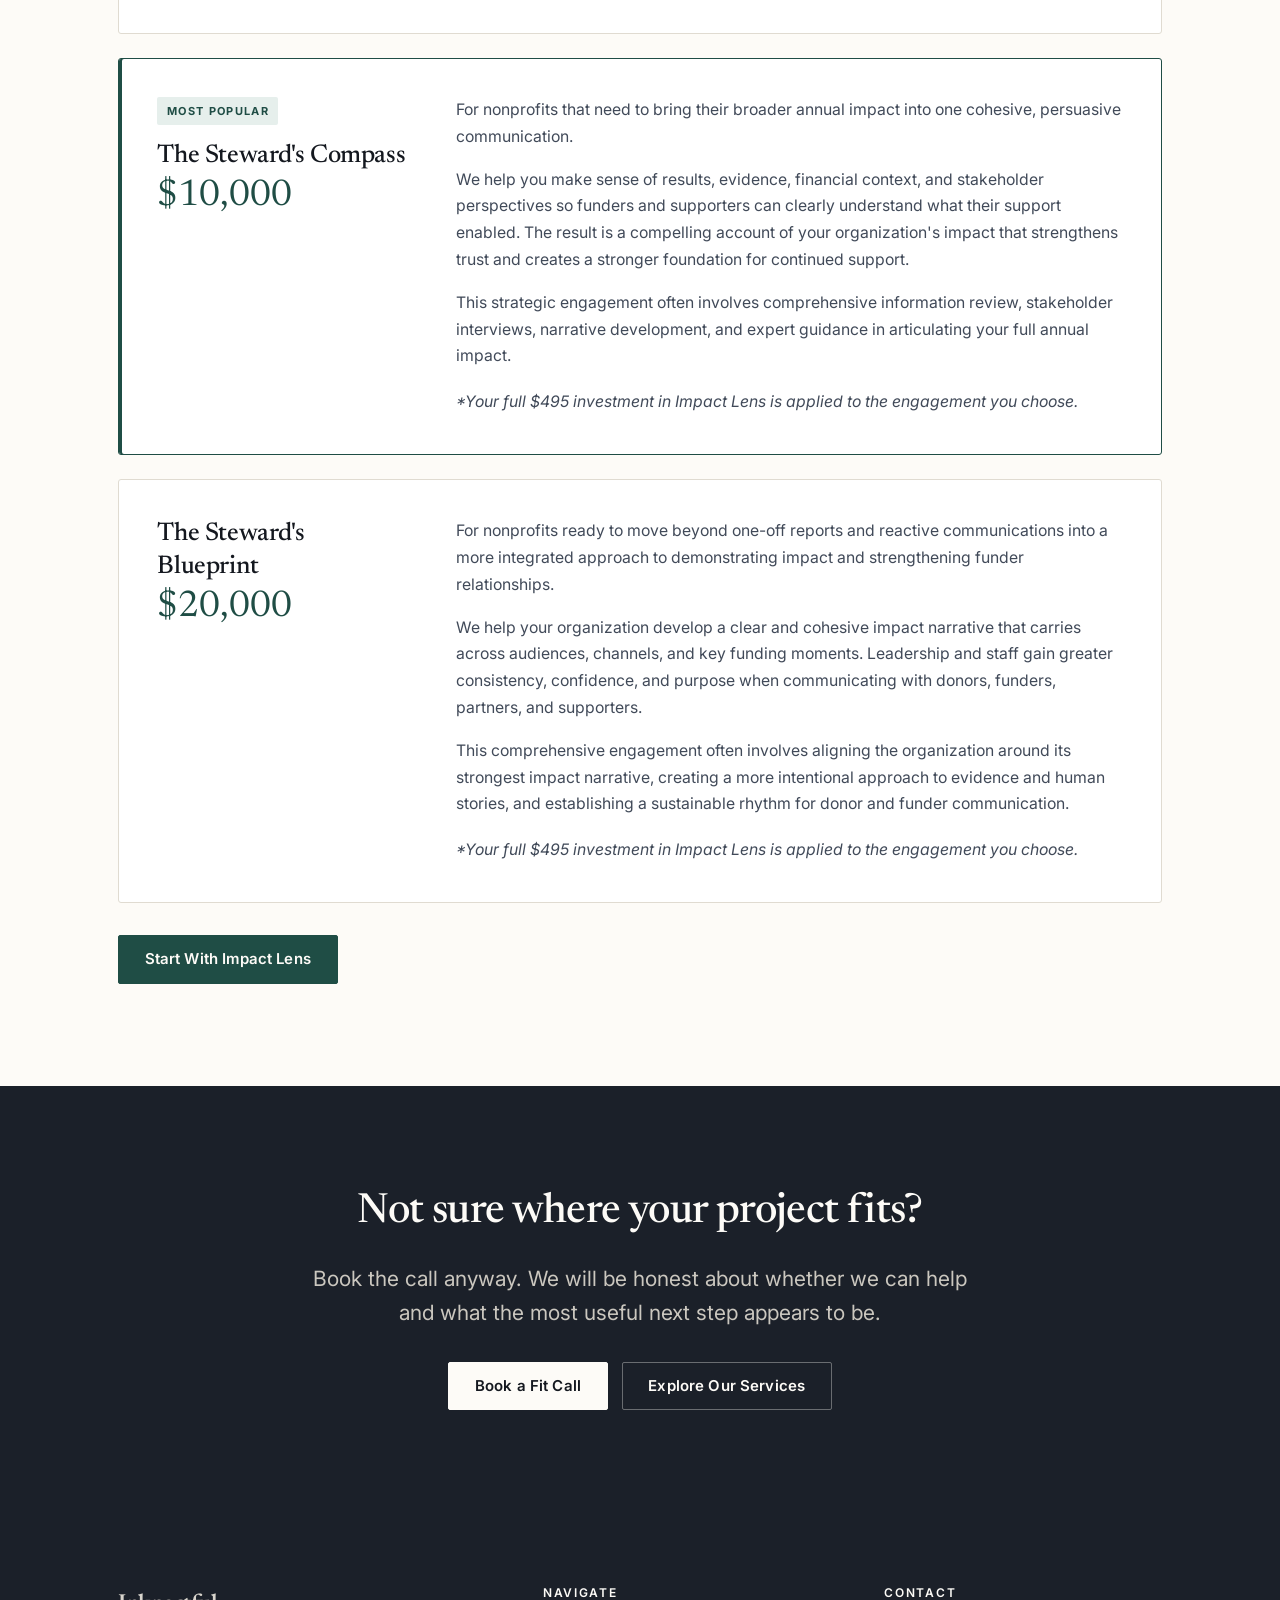
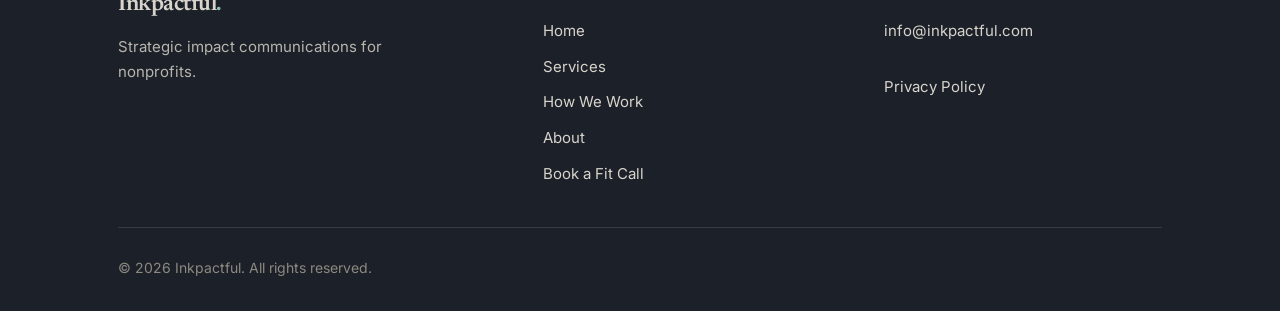
<file: how-we-work.html>
<!DOCTYPE html>
<html lang="en">
<head>
<meta charset="utf-8">
<meta name="viewport" content="width=device-width, initial-scale=1">
<title>How We Work — Inkpactful</title>
<meta name="description" content="A fit call, Impact Lens, and three levels of engagement. See the process and starting prices for Inkpactful impact communications work.">
<link rel="canonical" href="https://inkpactful.com/how-we-work.html">

<meta property="og:type" content="website">
<meta property="og:site_name" content="Inkpactful">
<meta property="og:title" content="How We Work — Inkpactful">
<meta property="og:description" content="Start with a 15-minute fit call, bring your impact into focus with Impact Lens, then choose the right level of support.">
<meta property="og:url" content="https://inkpactful.com/how-we-work.html">
<meta property="og:image" content="https://inkpactful.com/og-image.png">
<meta name="twitter:card" content="summary_large_image">

<link rel="icon" href="favicon.svg" type="image/svg+xml">
<link rel="preconnect" href="https://fonts.googleapis.com">
<link rel="preconnect" href="https://fonts.gstatic.com" crossorigin>
<link href="https://fonts.googleapis.com/css2?family=Newsreader:opsz,wght@6..72,400;6..72,500;6..72,600&family=Inter:wght@400;500;600;700&display=swap" rel="stylesheet">
<link rel="stylesheet" href="styles.css">
</head>
<body>

<a class="skip-link" href="#main">Skip to main content</a>

<header class="site-header">
  <div class="wrap site-header__inner">
    <a class="wordmark" href="index.html">Inkpactful<span class="dot">.</span></a>
    <button class="nav-toggle" type="button" aria-expanded="false" aria-controls="site-nav">Menu</button>
    <nav class="site-nav" id="site-nav" aria-label="Primary">
      <ul>
        <li><a href="index.html">Home</a></li>
        <li><a href="services.html">Services</a></li>
        <li><a href="how-we-work.html" aria-current="page">How We Work</a></li>
        <li><a href="about.html">About</a></li>
        <li><a class="btn btn--primary" href="book.html">Book a Fit Call</a></li>
      </ul>
    </nav>
  </div>
</header>

<main id="main">

  <section class="page-head">
    <div class="wrap">
      <h1>A clearer, more strategic way to begin</h1>
      <p class="lede">Every engagement starts with a short conversation and a focused process for bringing one important communication into view. Only then do we recommend the level of support that fits the work ahead.</p>
    </div>
  </section>

  <!-- ================= PROCESS ================= -->
  <section class="section">
    <div class="wrap">
      <h2 class="visually-hidden">The process</h2>
      <div class="steps">

        <div class="step">
          <div class="step__num" aria-hidden="true">1</div>
          <div>
            <h3>Step 1: See if We're a Fit</h3>
            <p>Tell us what you're trying to communicate, why it matters now, and where you need support. In a brief 15-minute call, we'll determine whether Inkpactful is the right partner and whether Impact Lens&trade; is the best next step.</p>
            <p>No pressure. Just a focused conversation to understand the project and decide whether it makes sense to move forward.</p>
            <div class="btn-row" style="margin-top: 1.5rem;">
              <a class="btn btn--secondary" href="book.html">Book a Fit Call</a>
            </div>
          </div>
        </div>

        <div class="step">
          <div class="step__num" aria-hidden="true">2</div>
          <div>
            <h3>Step 2: Bring Your Impact Into Focus</h3>
            <p>In a focused 90-minute session, we'll clarify what one important impact communication must accomplish, who it needs to reach, what it should say and substantiate, and what information is still missing. You'll receive a written brief with clear strategic direction for moving the project forward.</p>
            <div class="btn-row" style="margin-top: 1.25rem;">
              <a class="btn btn--primary" href="book.html" data-lens-booking>Book Your Impact Lens</a>
            </div>
          </div>
        </div>

        <div class="step">
          <div class="step__num" aria-hidden="true">3</div>
          <div>
            <h3>Step 3: Bring the Project to Life</h3>
            <p>Once Impact Lens gives the project a clear direction, we'll recommend the Inkpactful engagement best suited to carry it forward. Each engagement is built around the scope and complexity of the outcome you need, rather than a fixed list of deliverables.</p>
            <p class="credit-strong">Your full $495 Impact Lens investment will be applied to the engagement you choose.</p>
          </div>
        </div>

      </div>
    </div>
  </section>

  <!-- ================= IMPACT LENS ================= -->
  <section class="section section--alt">
    <div class="wrap">
      <div class="lens">
        <h2>Start with Impact Lens</h2>
        <p>Before one important impact communication can take shape, you need clarity on what it must accomplish and what will make it credible.</p>
        <p>Through a review of key materials and a focused 90-minute session, we'll clarify the project's purpose, audience, central narrative, supporting evidence, and most important information gaps. You'll receive a written brief with clear strategic direction for moving the project forward.</p>

        <ul class="lens__list">
          <li>Focused interview and materials review</li>
          <li>Written Impact Lens brief</li>
          <li>Private findings walkthrough</li>
        </ul>

        <span class="price">$495</span>
        <p class="credit-note">Your full investment will be applied to any Inkpactful engagement you choose to move forward with.</p>

        <div class="btn-row">
          <a class="btn btn--primary" href="book.html" data-lens-booking>Book Your Impact Lens</a>
          <a class="btn btn--secondary" href="book.html">Book a Fit Call First</a>
        </div>
      </div>
    </div>
  </section>

  <!-- ================= PACKAGES ================= -->
  <section class="section">
    <div class="wrap">
      <h2>Choose the Right Level of Support</h2>
      <p class="lede">Every project begins with Impact Lens, where we clarify what your communication needs to accomplish and determine the right engagement for bringing it to life.</p>

      <div class="packages" style="margin-top: 3rem;">

        <article class="pkg">
          <div class="pkg__head">
            <h3>Stewardship Spotlight</h3>
            <span class="pkg__price">$6,000</span>
          </div>
          <div class="pkg__body">
            <p>For nonprofits facing one focused reporting or stewardship moment tied to a significant grant, program, campaign, restricted fund, initiative, or major donor investment.</p>
            <p>We bring scattered information together into a clear, credible account of what the work or funding made possible. This helps you meet an important reporting need, strengthen trust with specific funders, and build a stronger case for future support.</p>
            <p>This focused engagement usually involves reviewing the most relevant evidence, gathering key stakeholder perspectives, and shaping the communication around one defined initiative and audience.</p>
            <p class="pkg__note">*Your full $495 investment in Impact Lens is applied to the engagement you choose.</p>
          </div>
        </article>

        <article class="pkg pkg--featured">
          <div class="pkg__head">
            <span class="pkg__badge">Most Popular</span>
            <h3>The Steward's Compass</h3>
            <span class="pkg__price">$10,000</span>
          </div>
          <div class="pkg__body">
            <p>For nonprofits that need to bring their broader annual impact into one cohesive, persuasive communication.</p>
            <p>We help you make sense of results, evidence, financial context, and stakeholder perspectives so funders and supporters can clearly understand what their support enabled. The result is a compelling account of your organization's impact that strengthens trust and creates a stronger foundation for continued support.</p>
            <p>This strategic engagement often involves comprehensive information review, stakeholder interviews, narrative development, and expert guidance in articulating your full annual impact.</p>
            <p class="pkg__note">*Your full $495 investment in Impact Lens is applied to the engagement you choose.</p>
          </div>
        </article>

        <article class="pkg">
          <div class="pkg__head">
            <h3>The Steward's Blueprint</h3>
            <span class="pkg__price">$20,000</span>
          </div>
          <div class="pkg__body">
            <p>For nonprofits ready to move beyond one-off reports and reactive communications into a more integrated approach to demonstrating impact and strengthening funder relationships.</p>
            <p>We help your organization develop a clear and cohesive impact narrative that carries across audiences, channels, and key funding moments. Leadership and staff gain greater consistency, confidence, and purpose when communicating with donors, funders, partners, and supporters.</p>
            <p>This comprehensive engagement often involves aligning the organization around its strongest impact narrative, creating a more intentional approach to evidence and human stories, and establishing a sustainable rhythm for donor and funder communication.</p>
            <p class="pkg__note">*Your full $495 investment in Impact Lens is applied to the engagement you choose.</p>
          </div>
        </article>

      </div>

      <div class="btn-row">
        <a class="btn btn--primary" href="book.html">Start With Impact Lens</a>
      </div>
    </div>
  </section>

  <!-- ================= FINAL CTA ================= -->
  <section class="section section--dark">
    <div class="wrap wrap--narrow center">
      <h2>Not sure where your project fits?</h2>
      <p class="lede">Book the call anyway. We will be honest about whether we can help and what the most useful next step appears to be.</p>
      <div class="btn-row" style="justify-content: center;">
        <a class="btn btn--primary" href="book.html">Book a Fit Call</a>
        <a class="btn btn--secondary" href="services.html">Explore Our Services</a>
      </div>
    </div>
  </section>

</main>

<footer class="site-footer">
  <div class="wrap footer">
    <div class="footer__top">
      <div>
        <a class="footer__wordmark" href="index.html">Inkpactful<span class="dot">.</span></a>
        <p class="footer__tagline">Strategic impact communications for nonprofits.</p>
      </div>
      <div>
        <h2 class="footer__heading">Navigate</h2>
        <ul>
          <li><a href="index.html">Home</a></li>
          <li><a href="services.html">Services</a></li>
          <li><a href="how-we-work.html">How We Work</a></li>
          <li><a href="about.html">About</a></li>
          <li><a href="book.html">Book a Fit Call</a></li>
        </ul>
      </div>
      <div>
        <h2 class="footer__heading">Contact</h2>
        <ul>
          <li><a data-email class="placeholder" href="#">email address to be added</a></li>
          <li><a data-linkedin="shaikh" href="#" hidden>Shaikh Rahman on LinkedIn</a></li>
          <li><a data-linkedin="tasmiha" href="#" hidden>Tasmiha Khan on LinkedIn</a></li>
          <li><a href="privacy.html">Privacy Policy</a></li>
        </ul>
      </div>
    </div>
    <div class="footer__bottom">
      <p>&copy; <span data-year>2026</span> Inkpactful. All rights reserved.</p>
    </div>
  </div>
</footer>

<script src="site.js"></script>
</body>
</html>
</file>
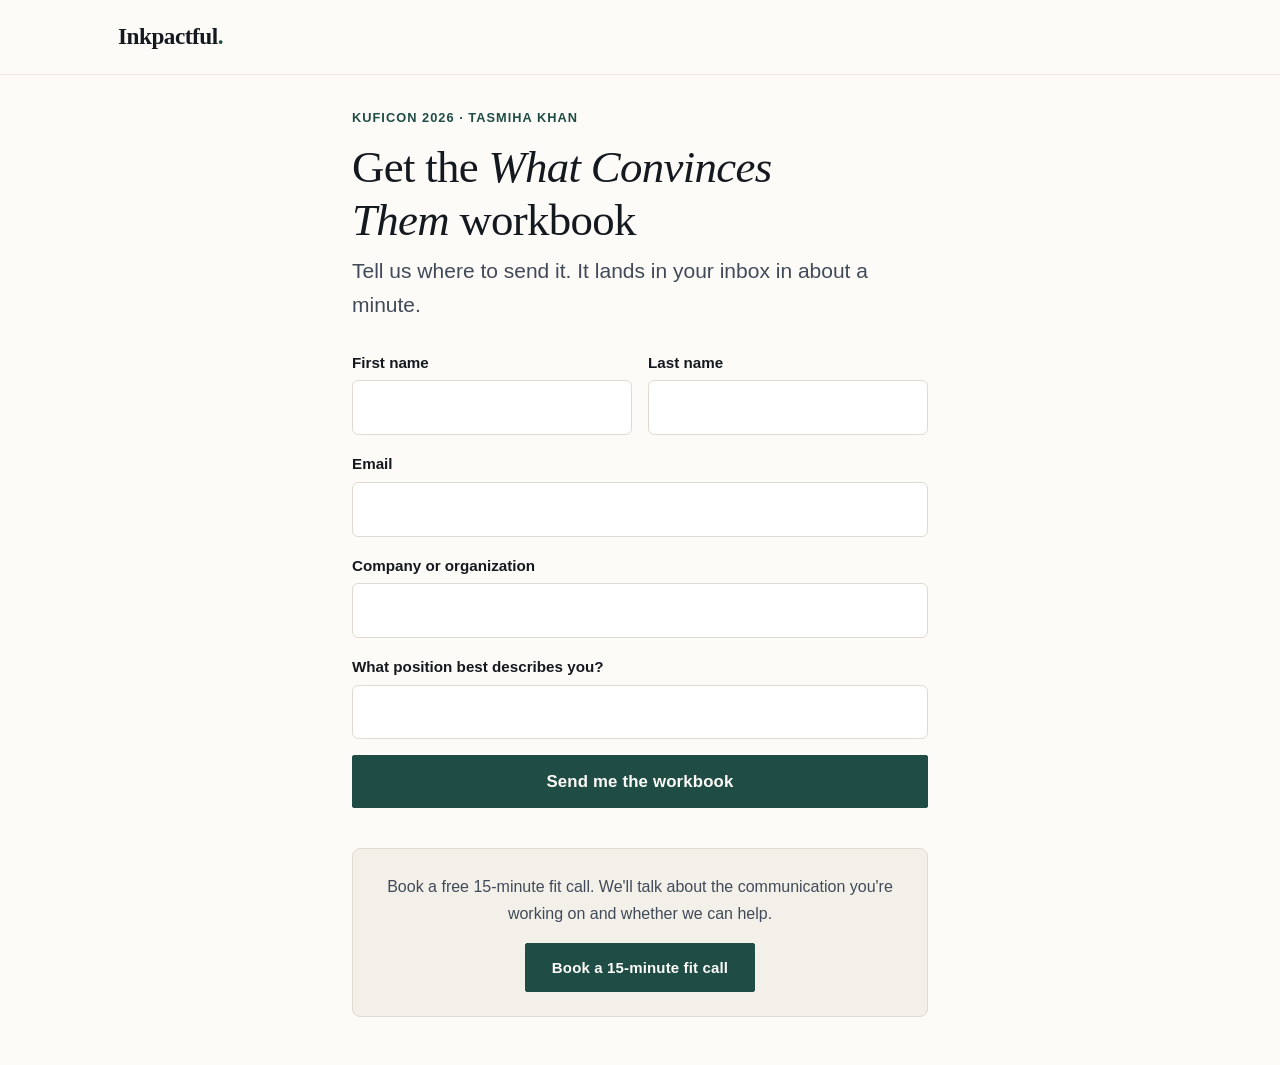
<file: kuficon.html>
<!DOCTYPE html>
<html lang="en">
<head>
<meta charset="utf-8">
<meta name="viewport" content="width=device-width, initial-scale=1">
<title>KufiCon Workbook — Inkpactful</title>
<meta name="description" content="Get the What Convinces Them workbook from Tasmiha Khan's KufiCon 2026 session, sent straight to your inbox.">
<meta name="robots" content="noindex">
<link rel="canonical" href="https://inkpactful.com/kuficon">
<link rel="icon" href="favicon.svg" type="image/svg+xml">
<link rel="stylesheet" href="styles.css">
<style>
  /* Page-specific. Kept inline and light so it loads on one bar of conference signal. */
  .kc { padding: 2rem 0 3rem; }
  .kc .wrap { max-width: calc(36rem + 2 * var(--gutter)); }  /* one centered column: heading, form, card all share its edges */
  .kc .eyebrow { font-size: .8rem; letter-spacing: .08em; text-transform: uppercase; color: var(--accent); font-weight: 600; margin-bottom: .75rem; }
  .kc h1 { font-size: clamp(2rem, 7vw, 2.8rem); margin-bottom: .5rem; }
  .kc .lede { margin-bottom: 1.75rem; }
  .kc-form { display: grid; gap: 1rem; }
  .kc-form label { display: block; font-weight: 600; font-size: .95rem; margin-bottom: .3rem; }
  .kc-form input[type=text], .kc-form input[type=email] {
    width: 100%; font: inherit; font-size: 1rem; /* 16px+ stops iPhone zoom-on-focus */
    padding: .8rem .9rem; border: 1px solid var(--rule); border-radius: 6px; background: #fff; color: var(--ink);
  }
  .kc-form input:focus { outline: 2px solid var(--accent); outline-offset: 1px; border-color: var(--accent); }
  .kc-form .row2 { display: grid; gap: 1rem; grid-template-columns: 1fr 1fr; }
  @media (max-width: 420px) { .kc-form .row2 { grid-template-columns: 1fr; } }
  .kc-form .btn { width: 100%; justify-content: center; font-size: 1.05rem; padding-block: .95rem; }
  .kc-form .btn[disabled] { opacity: .6; cursor: wait; }
  .kc-err { color: #9b2c2c; font-size: .95rem; margin: 0; }
  .kc-hp { position: absolute; left: -9999px; }
  .kc-done { }
  .kc-done h2 { font-size: clamp(1.7rem, 6vw, 2.2rem); }
  .kc-done .note { font-size: .95rem; color: var(--ink-muted); }
  .kc-call { margin-top: 2.5rem; padding: 1.5rem; border: 1px solid var(--rule); border-radius: 8px; background: var(--paper-alt); }
  .kc-call h3 { margin-bottom: .4rem; }
  .kc-call p { font-size: 1rem; color: var(--ink-soft); }
  .kc-call .btn { margin-top: 1rem; }
  .kc-call { text-align: center; }
  .kc-call p { margin: 0 auto; }
</style>
</head>
<body>

<header class="site-header">
  <div class="wrap site-header__inner">
    <a class="wordmark" href="index.html">Inkpactful<span class="dot">.</span></a>
  </div>
</header>

<main id="main" class="kc">
  <div class="wrap wrap--narrow">

    <!-- ============ FORM STATE ============ -->
    <section id="kc-start">
      <p class="eyebrow">KufiCon 2026 &middot; Tasmiha Khan</p>
      <h1>Get the <em>What Convinces Them</em> workbook</h1>
      <p class="lede">Tell us where to send it. It lands in your inbox in about a minute.</p>

      <!-- Netlify Forms keeps a backup copy of every signup (Netlify dashboard → Forms → kuficon). -->
      <form class="kc-form" id="kc-form" name="kuficon" method="POST" data-netlify="true" netlify-honeypot="bot-field" novalidate>
        <input type="hidden" name="form-name" value="kuficon">
        <p class="kc-hp"><label>Leave this empty <input name="bot-field" tabindex="-1" autocomplete="off"></label></p>

        <div class="row2">
          <div>
            <label for="kc-first">First name</label>
            <input type="text" id="kc-first" name="firstName" autocomplete="given-name" required>
          </div>
          <div>
            <label for="kc-last">Last name</label>
            <input type="text" id="kc-last" name="lastName" autocomplete="family-name" required>
          </div>
        </div>

        <div>
          <label for="kc-email">Email</label>
          <input type="email" id="kc-email" name="email" autocomplete="email" inputmode="email" autocapitalize="off" spellcheck="false" required>
        </div>

        <div>
          <label for="kc-org">Company or organization</label>
          <input type="text" id="kc-org" name="organization" autocomplete="organization" required>
        </div>

        <div>
          <label for="kc-role">What position best describes you?</label>
          <input type="text" id="kc-role" name="position" autocomplete="organization-title" required>
        </div>

        <p class="kc-err" id="kc-err" role="alert" hidden></p>

        <button class="btn btn--primary" type="submit" id="kc-submit">Send me the workbook</button>
      </form>
    </section>

    <!-- ============ THANK-YOU STATE ============ -->
    <section id="kc-done" class="kc-done" hidden tabindex="-1">
      <p class="eyebrow">You're all set</p>
      <h2>Check your inbox, <span id="kc-name">friend</span></h2>
      <p>The workbook is on its way to <strong id="kc-sent-to"></strong>. Give it a minute or two.</p>
      <p class="note">Not there? Check your Promotions or Spam folder, or email <a data-email href="mailto:info@inkpactful.com">info@inkpactful.com</a> and we'll send it directly.</p>
    </section>

    <!-- ============ FIT CALL (always visible) ============ -->
    <aside class="kc-call">
      <p>Book a free 15-minute fit call. We'll talk about the communication you're working on and whether we can help.</p>
      <a class="btn btn--primary" href="book.html">Book a 15-minute fit call</a>
    </aside>

  </div>
</main>

<script src="site.js?v=2"></script>
<script>
(function () {
  "use strict";
  var form = document.getElementById("kc-form");
  var btn = document.getElementById("kc-submit");
  var err = document.getElementById("kc-err");

  function showError(msg) { err.textContent = msg; err.hidden = false; btn.disabled = false; btn.textContent = "Send me the workbook"; }

  function encode(data) {
    return Object.keys(data).map(function (k) {
      return encodeURIComponent(k) + "=" + encodeURIComponent(data[k]);
    }).join("&");
  }

  form.addEventListener("submit", function (e) {
    e.preventDefault();
    err.hidden = true;

    var data = {};
    Array.prototype.forEach.call(form.elements, function (el) {
      if (el.name) data[el.name] = (el.value || "").trim();
    });
    if (data["bot-field"]) return;                       // bot
    if (!data.firstName || !data.lastName || !data.organization || !data.position) {
      return showError("Please fill in every field.");
    }
    if (!/^[^\s@]+@[^\s@]+\.[^\s@]{2,}$/.test(data.email)) {
      return showError("That email doesn't look right. Mind checking it?");
    }

    btn.disabled = true;
    btn.textContent = "Sending…";

    // 1) The email delivery + Google Sheet log (Apps Script web app).
    var scriptUrl = (typeof INKPACTFUL !== "undefined" && INKPACTFUL.kuficonScriptUrl) || "";
    var sends = [];
    if (scriptUrl) {
      sends.push(fetch(scriptUrl, {
        method: "POST",
        mode: "no-cors",                                   // Apps Script doesn't send CORS headers; we fire and trust
        headers: { "Content-Type": "application/x-www-form-urlencoded" },
        body: encode({ firstName: data.firstName, lastName: data.lastName, email: data.email,
                       organization: data.organization, position: data.position, source: "kuficon-2026" })
      }));
    }
    // 2) Backup copy in Netlify Forms.
    sends.push(fetch("/", {
      method: "POST",
      headers: { "Content-Type": "application/x-www-form-urlencoded" },
      body: encode(data)
    }));

    Promise.allSettled(sends).then(function (results) {
      var anyOk = results.some(function (r) { return r.status === "fulfilled"; });
      if (!anyOk) {
        return showError("Couldn't connect. If your signal is weak, try again in a moment.");
      }
      document.getElementById("kc-name").textContent = data.firstName;
      document.getElementById("kc-sent-to").textContent = data.email;
      document.getElementById("kc-start").hidden = true;
      var done = document.getElementById("kc-done");
      done.hidden = false;
      done.focus();
      window.scrollTo(0, 0);
    });
  });
})();
</script>
</body>
</html>
</file>
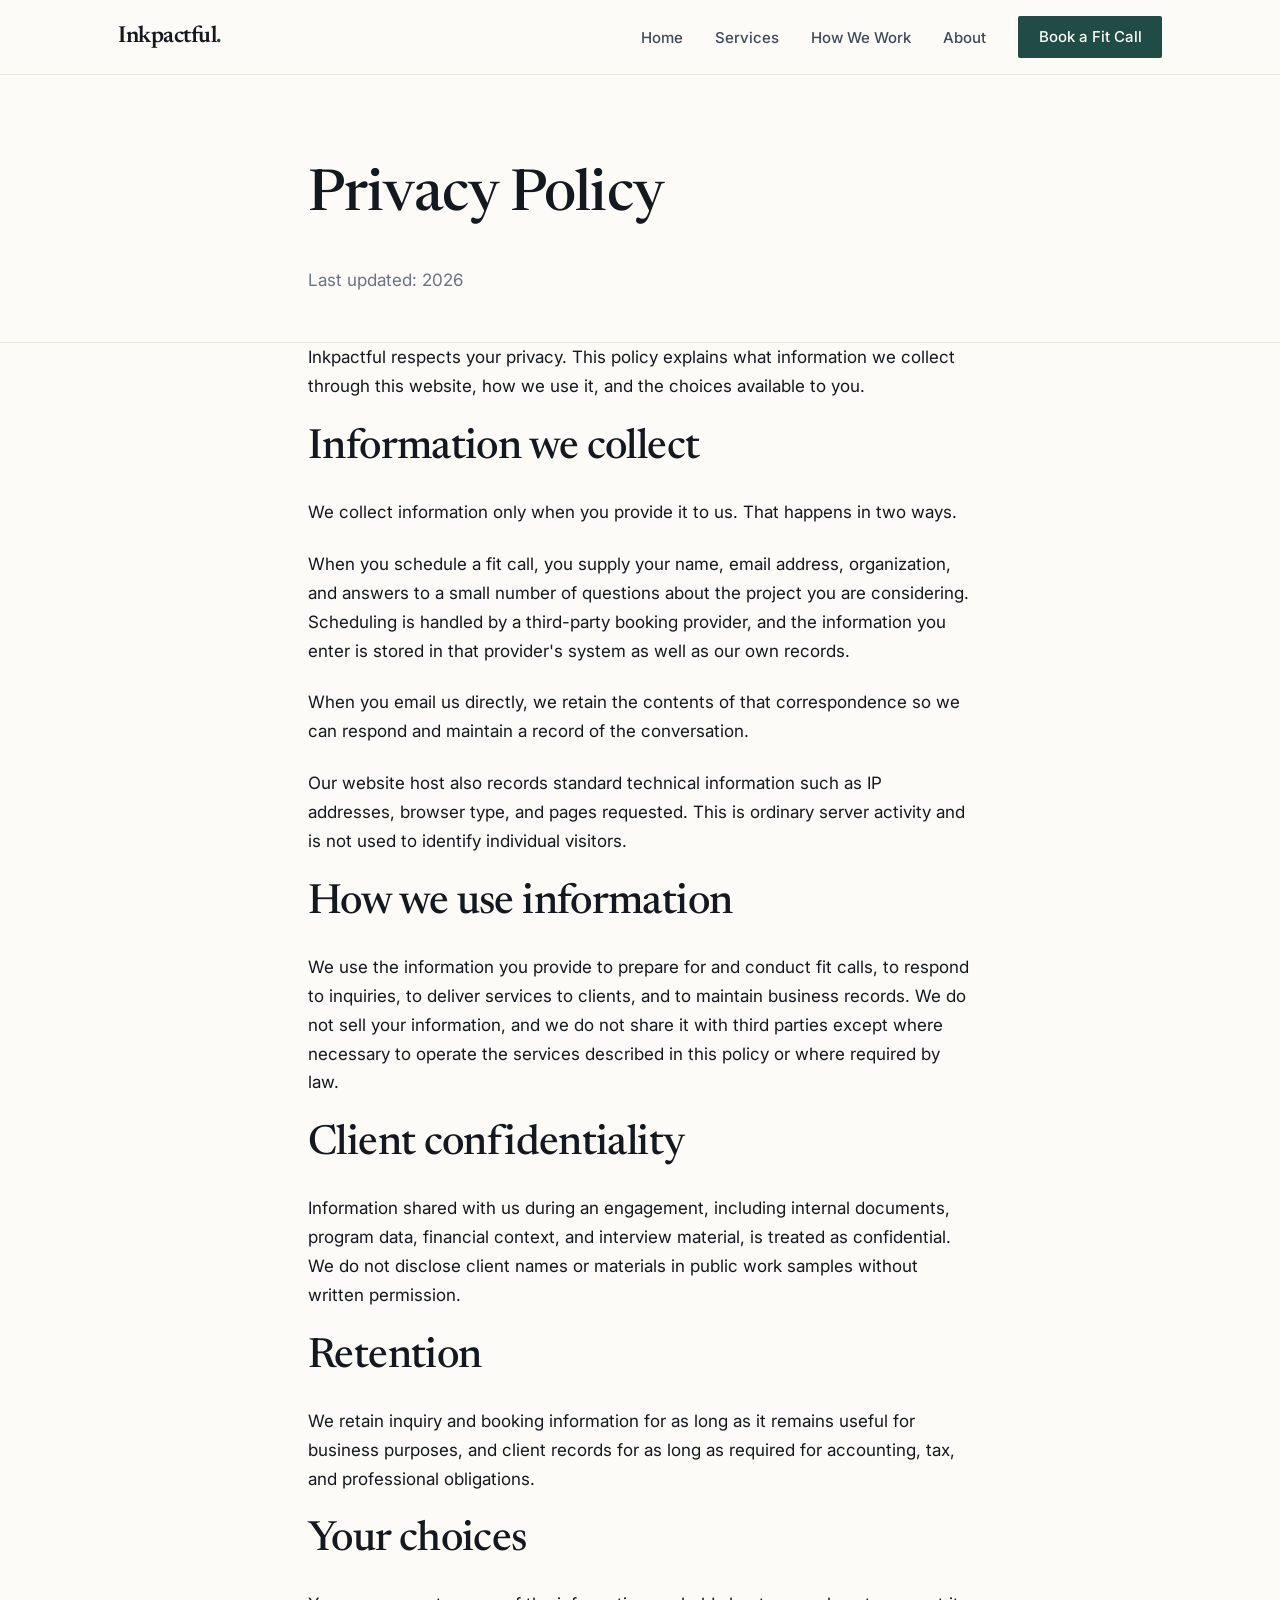
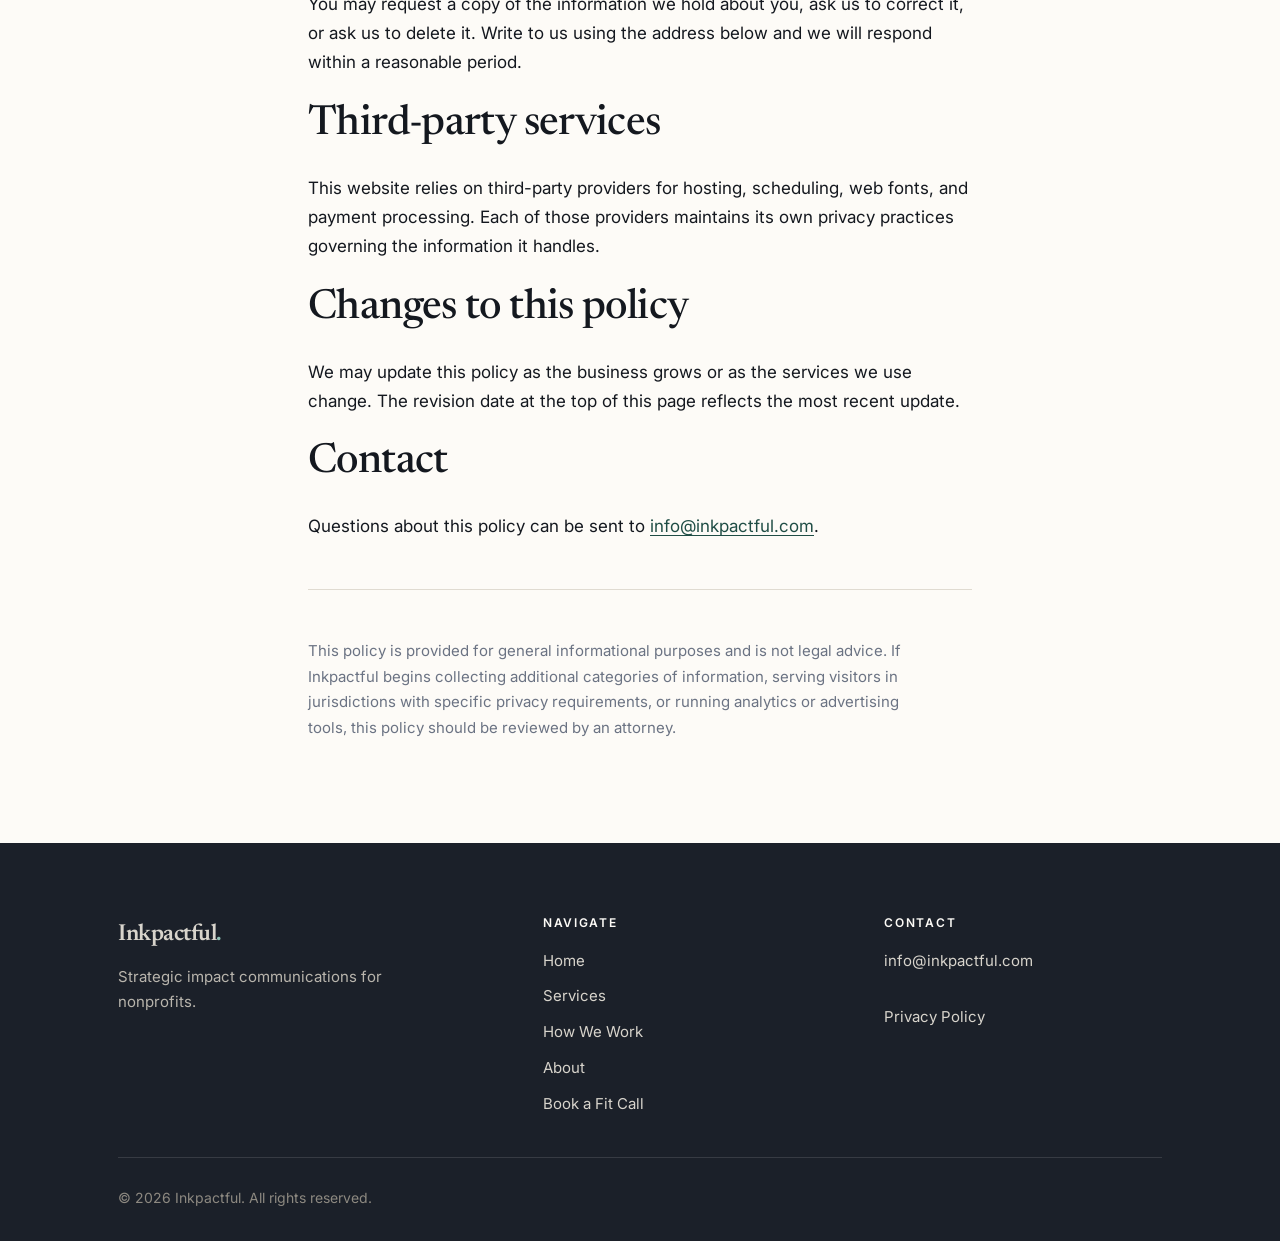
<file: privacy.html>
<!DOCTYPE html>
<html lang="en">
<head>
<meta charset="utf-8">
<meta name="viewport" content="width=device-width, initial-scale=1">
<title>Privacy Policy — Inkpactful</title>
<meta name="description" content="How Inkpactful collects, uses, and protects information submitted through this website.">
<link rel="canonical" href="https://inkpactful.com/privacy.html">
<meta name="robots" content="noindex, follow">
<link rel="icon" href="favicon.svg" type="image/svg+xml">
<link rel="preconnect" href="https://fonts.googleapis.com">
<link rel="preconnect" href="https://fonts.gstatic.com" crossorigin>
<link href="https://fonts.googleapis.com/css2?family=Newsreader:opsz,wght@6..72,400;6..72,500;6..72,600&family=Inter:wght@400;500;600;700&display=swap" rel="stylesheet">
<link rel="stylesheet" href="styles.css">
</head>
<body>

<a class="skip-link" href="#main">Skip to main content</a>

<header class="site-header">
  <div class="wrap site-header__inner">
    <a class="wordmark" href="index.html">Inkpactful<span class="dot">.</span></a>
    <button class="nav-toggle" type="button" aria-expanded="false" aria-controls="site-nav">Menu</button>
    <nav class="site-nav" id="site-nav" aria-label="Primary">
      <ul>
        <li><a href="index.html">Home</a></li>
        <li><a href="services.html">Services</a></li>
        <li><a href="how-we-work.html">How We Work</a></li>
        <li><a href="about.html">About</a></li>
        <li><a class="btn btn--primary" href="book.html">Book a Fit Call</a></li>
      </ul>
    </nav>
  </div>
</header>

<main id="main">

  <section class="page-head">
    <div class="wrap wrap--narrow">
      <h1>Privacy Policy</h1>
      <p class="muted">Last updated: <span data-year>2026</span></p>
    </div>
  </section>

  <section class="section" style="padding-top:0;">
    <div class="wrap wrap--narrow">

      <p>Inkpactful respects your privacy. This policy explains what information we collect through this website, how we use it, and the choices available to you.</p>

      <h2>Information we collect</h2>
      <p>We collect information only when you provide it to us. That happens in two ways.</p>
      <p>When you schedule a fit call, you supply your name, email address, organization, and answers to a small number of questions about the project you are considering. Scheduling is handled by a third-party booking provider, and the information you enter is stored in that provider's system as well as our own records.</p>
      <p>When you email us directly, we retain the contents of that correspondence so we can respond and maintain a record of the conversation.</p>
      <p>Our website host also records standard technical information such as IP addresses, browser type, and pages requested. This is ordinary server activity and is not used to identify individual visitors.</p>

      <h2>How we use information</h2>
      <p>We use the information you provide to prepare for and conduct fit calls, to respond to inquiries, to deliver services to clients, and to maintain business records. We do not sell your information, and we do not share it with third parties except where necessary to operate the services described in this policy or where required by law.</p>

      <h2>Client confidentiality</h2>
      <p>Information shared with us during an engagement, including internal documents, program data, financial context, and interview material, is treated as confidential. We do not disclose client names or materials in public work samples without written permission.</p>

      <h2>Retention</h2>
      <p>We retain inquiry and booking information for as long as it remains useful for business purposes, and client records for as long as required for accounting, tax, and professional obligations.</p>

      <h2>Your choices</h2>
      <p>You may request a copy of the information we hold about you, ask us to correct it, or ask us to delete it. Write to us using the address below and we will respond within a reasonable period.</p>

      <h2>Third-party services</h2>
      <p>This website relies on third-party providers for hosting, scheduling, web fonts, and payment processing. Each of those providers maintains its own privacy practices governing the information it handles.</p>

      <h2>Changes to this policy</h2>
      <p>We may update this policy as the business grows or as the services we use change. The revision date at the top of this page reflects the most recent update.</p>

      <h2>Contact</h2>
      <p>Questions about this policy can be sent to <a data-email class="placeholder" href="#">email address to be added</a>.</p>

      <hr>
      <p class="muted" style="font-size:0.9375rem;">This policy is provided for general informational purposes and is not legal advice. If Inkpactful begins collecting additional categories of information, serving visitors in jurisdictions with specific privacy requirements, or running analytics or advertising tools, this policy should be reviewed by an attorney.</p>

    </div>
  </section>

</main>

<footer class="site-footer">
  <div class="wrap footer">
    <div class="footer__top">
      <div>
        <a class="footer__wordmark" href="index.html">Inkpactful<span class="dot">.</span></a>
        <p class="footer__tagline">Strategic impact communications for nonprofits.</p>
      </div>
      <div>
        <h2 class="footer__heading">Navigate</h2>
        <ul>
          <li><a href="index.html">Home</a></li>
          <li><a href="services.html">Services</a></li>
          <li><a href="how-we-work.html">How We Work</a></li>
          <li><a href="about.html">About</a></li>
          <li><a href="book.html">Book a Fit Call</a></li>
        </ul>
      </div>
      <div>
        <h2 class="footer__heading">Contact</h2>
        <ul>
          <li><a data-email class="placeholder" href="#">email address to be added</a></li>
          <li><a data-linkedin="shaikh" href="#" hidden>Shaikh Rahman on LinkedIn</a></li>
          <li><a data-linkedin="tasmiha" href="#" hidden>Tasmiha Khan on LinkedIn</a></li>
          <li><a href="privacy.html">Privacy Policy</a></li>
        </ul>
      </div>
    </div>
    <div class="footer__bottom">
      <p>&copy; <span data-year>2026</span> Inkpactful. All rights reserved.</p>
    </div>
  </div>
</footer>

<script src="site.js"></script>
</body>
</html>
</file>
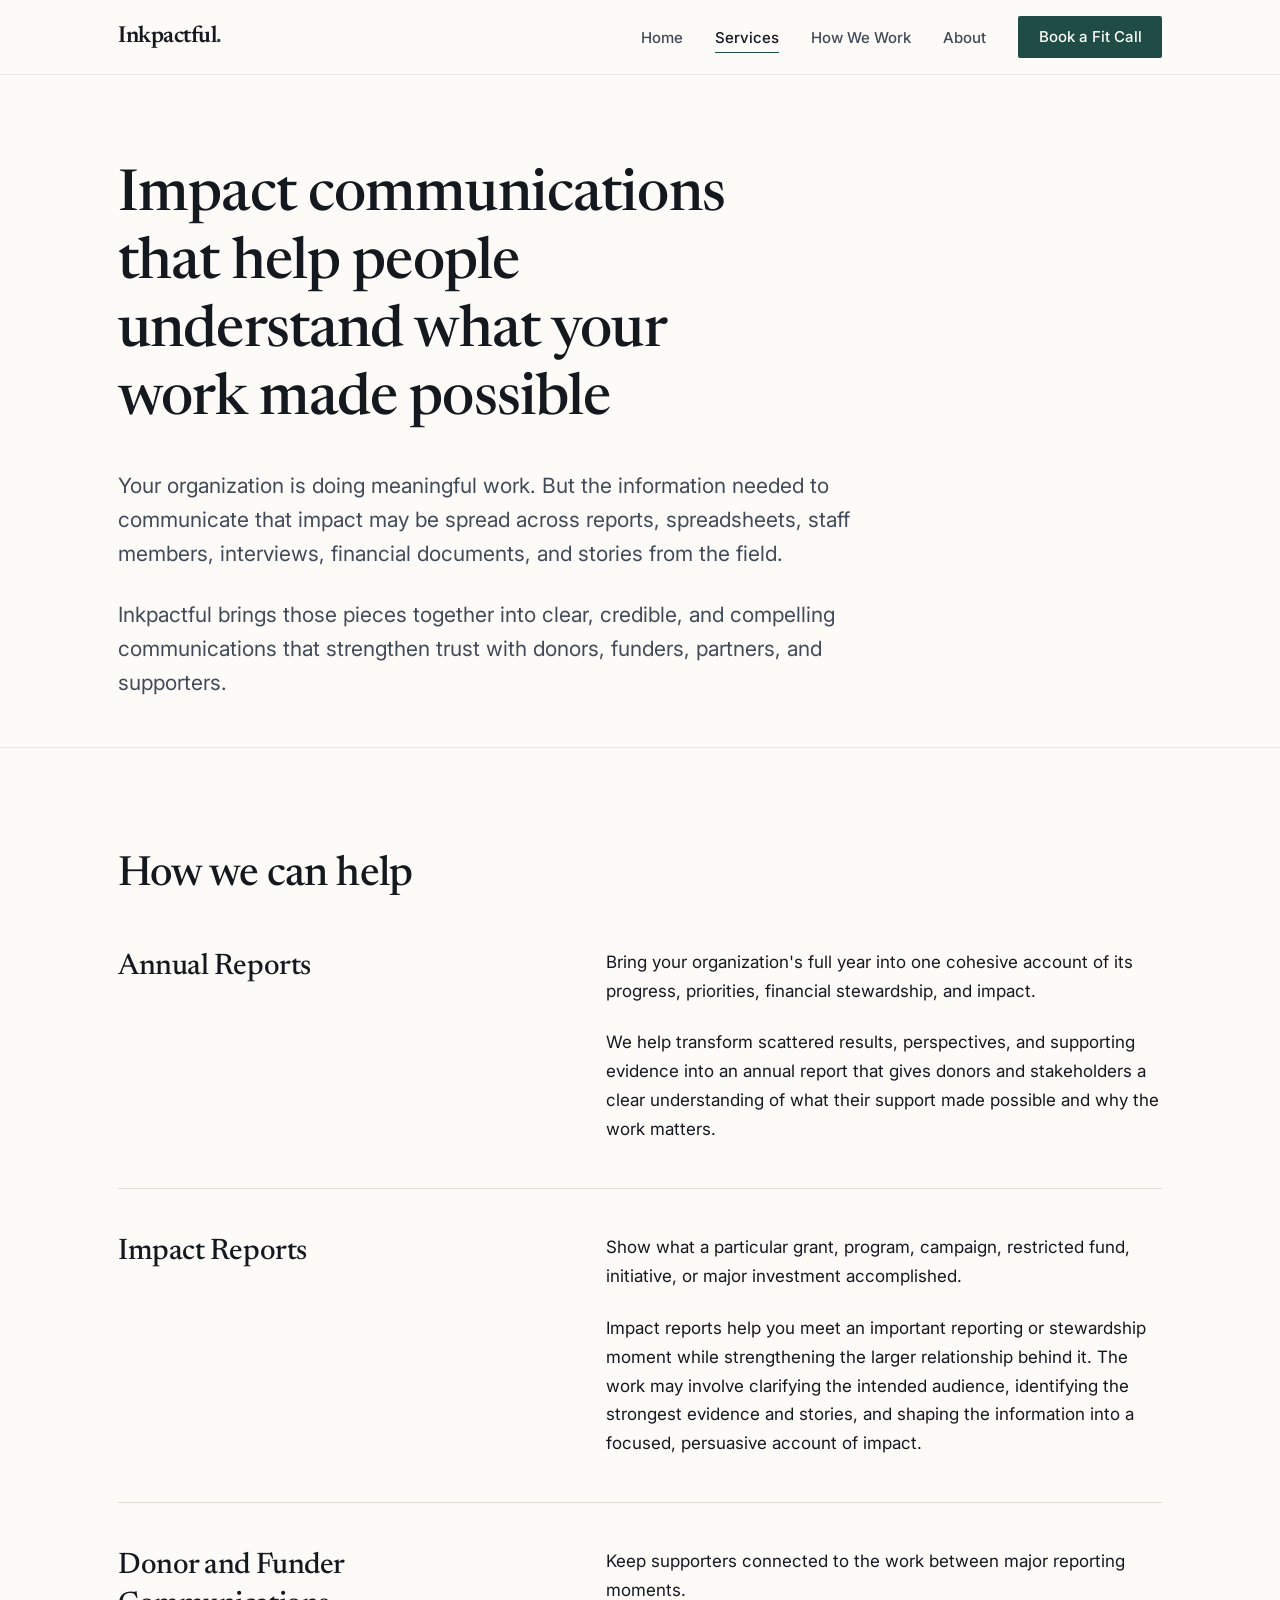
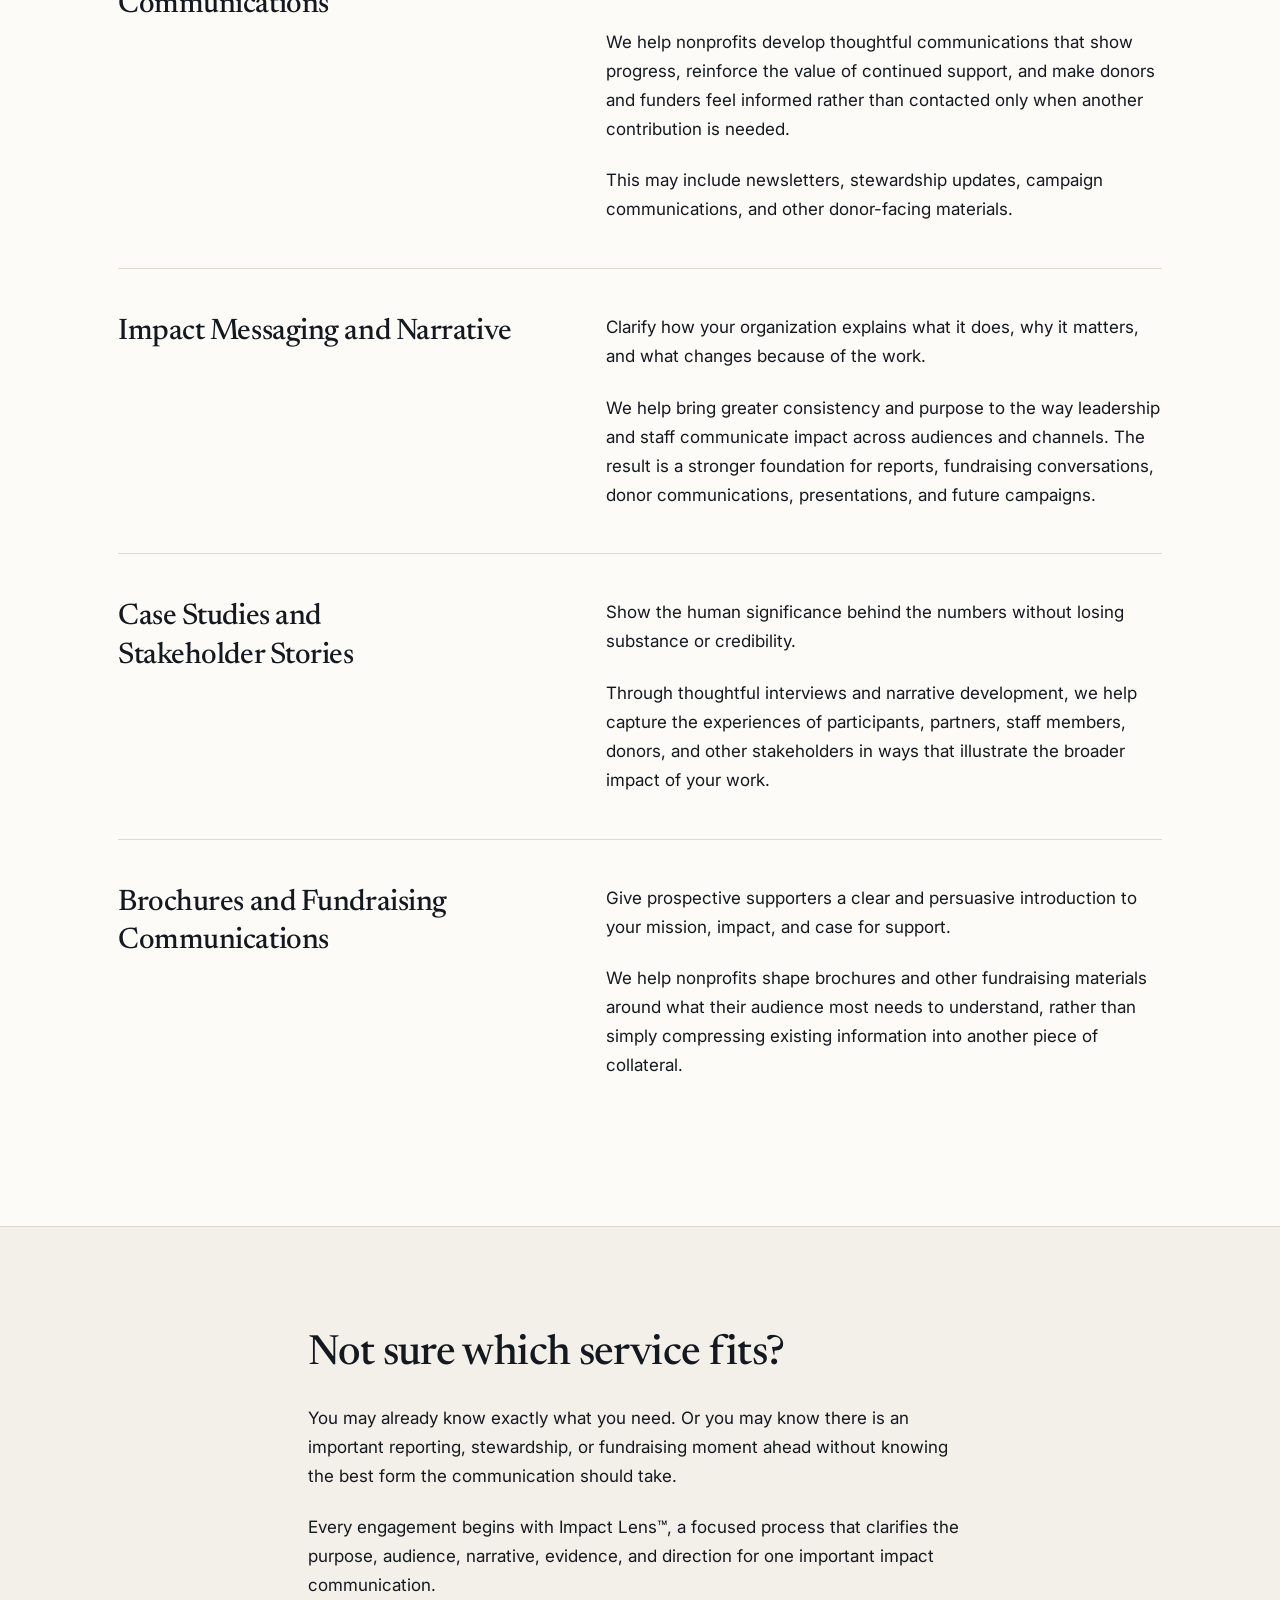
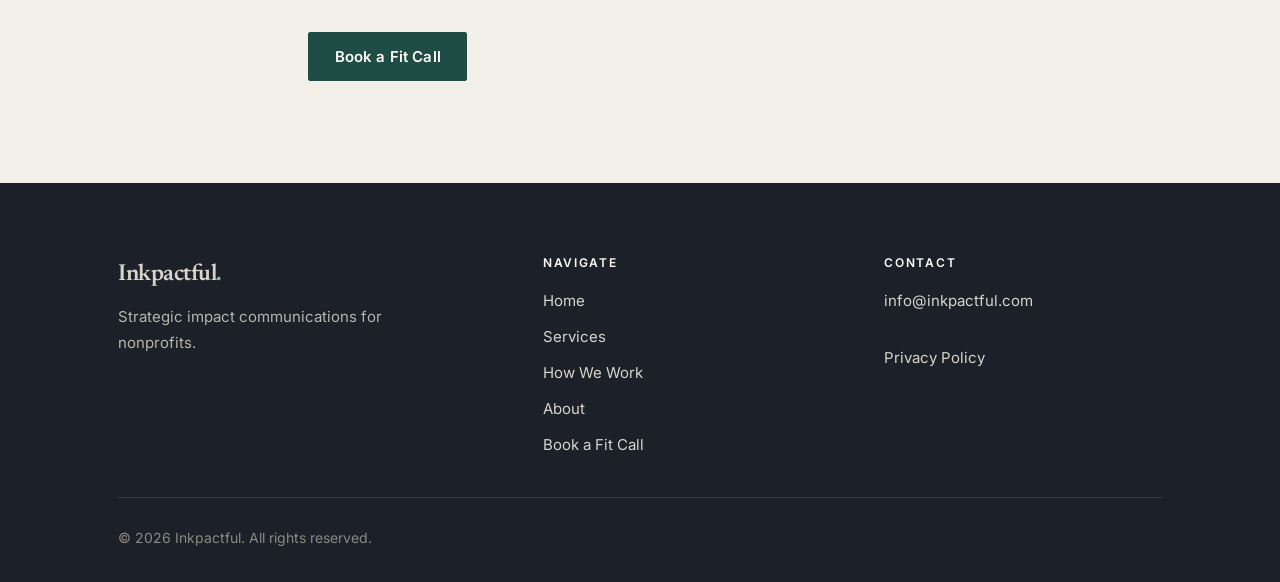
<file: services.html>
<!DOCTYPE html>
<html lang="en">
<head>
<meta charset="utf-8">
<meta name="viewport" content="width=device-width, initial-scale=1">
<title>Services — Inkpactful</title>
<meta name="description" content="Annual reports, impact reports, donor and funder communications, impact messaging, case studies, and fundraising communications for nonprofits.">
<link rel="canonical" href="https://inkpactful.com/services.html">

<meta property="og:type" content="website">
<meta property="og:site_name" content="Inkpactful">
<meta property="og:title" content="Services — Inkpactful">
<meta property="og:description" content="Impact communications that help people understand what your work made possible.">
<meta property="og:url" content="https://inkpactful.com/services.html">
<meta property="og:image" content="https://inkpactful.com/og-image.png">
<meta name="twitter:card" content="summary_large_image">

<link rel="icon" href="favicon.svg" type="image/svg+xml">
<link rel="preconnect" href="https://fonts.googleapis.com">
<link rel="preconnect" href="https://fonts.gstatic.com" crossorigin>
<link href="https://fonts.googleapis.com/css2?family=Newsreader:opsz,wght@6..72,400;6..72,500;6..72,600&family=Inter:wght@400;500;600;700&display=swap" rel="stylesheet">
<link rel="stylesheet" href="styles.css">
</head>
<body>

<a class="skip-link" href="#main">Skip to main content</a>

<header class="site-header">
  <div class="wrap site-header__inner">
    <a class="wordmark" href="index.html">Inkpactful<span class="dot">.</span></a>
    <button class="nav-toggle" type="button" aria-expanded="false" aria-controls="site-nav">Menu</button>
    <nav class="site-nav" id="site-nav" aria-label="Primary">
      <ul>
        <li><a href="index.html">Home</a></li>
        <li><a href="services.html" aria-current="page">Services</a></li>
        <li><a href="how-we-work.html">How We Work</a></li>
        <li><a href="about.html">About</a></li>
        <li><a class="btn btn--primary" href="book.html">Book a Fit Call</a></li>
      </ul>
    </nav>
  </div>
</header>

<main id="main">

  <section class="page-head">
    <div class="wrap">
      <h1>Impact communications that help people understand what your work made possible</h1>
      <p class="lede">Your organization is doing meaningful work. But the information needed to communicate that impact may be spread across reports, spreadsheets, staff members, interviews, financial documents, and stories from the field.</p>
      <p class="lede">Inkpactful brings those pieces together into clear, credible, and compelling communications that strengthen trust with donors, funders, partners, and supporters.</p>
    </div>
  </section>

  <section class="section">
    <div class="wrap">
      <h2>How we can help</h2>

      <div style="margin-top: 3rem;">

        <article class="service">
          <div class="split">
            <div><h3>Annual Reports</h3></div>
            <div>
              <p>Bring your organization's full year into one cohesive account of its progress, priorities, financial stewardship, and impact.</p>
              <p>We help transform scattered results, perspectives, and supporting evidence into an annual report that gives donors and stakeholders a clear understanding of what their support made possible and why the work matters.</p>
            </div>
          </div>
        </article>

        <article class="service">
          <div class="split">
            <div><h3>Impact Reports</h3></div>
            <div>
              <p>Show what a particular grant, program, campaign, restricted fund, initiative, or major investment accomplished.</p>
              <p>Impact reports help you meet an important reporting or stewardship moment while strengthening the larger relationship behind it. The work may involve clarifying the intended audience, identifying the strongest evidence and stories, and shaping the information into a focused, persuasive account of impact.</p>
            </div>
          </div>
        </article>

        <article class="service">
          <div class="split">
            <div><h3>Donor and Funder Communications</h3></div>
            <div>
              <p>Keep supporters connected to the work between major reporting moments.</p>
              <p>We help nonprofits develop thoughtful communications that show progress, reinforce the value of continued support, and make donors and funders feel informed rather than contacted only when another contribution is needed.</p>
              <p>This may include newsletters, stewardship updates, campaign communications, and other donor-facing materials.</p>
            </div>
          </div>
        </article>

        <article class="service">
          <div class="split">
            <div><h3>Impact Messaging and Narrative</h3></div>
            <div>
              <p>Clarify how your organization explains what it does, why it matters, and what changes because of the work.</p>
              <p>We help bring greater consistency and purpose to the way leadership and staff communicate impact across audiences and channels. The result is a stronger foundation for reports, fundraising conversations, donor communications, presentations, and future campaigns.</p>
            </div>
          </div>
        </article>

        <article class="service">
          <div class="split">
            <div><h3>Case Studies and Stakeholder Stories</h3></div>
            <div>
              <p>Show the human significance behind the numbers without losing substance or credibility.</p>
              <p>Through thoughtful interviews and narrative development, we help capture the experiences of participants, partners, staff members, donors, and other stakeholders in ways that illustrate the broader impact of your work.</p>
            </div>
          </div>
        </article>

        <article class="service">
          <div class="split">
            <div><h3>Brochures and Fundraising Communications</h3></div>
            <div>
              <p>Give prospective supporters a clear and persuasive introduction to your mission, impact, and case for support.</p>
              <p>We help nonprofits shape brochures and other fundraising materials around what their audience most needs to understand, rather than simply compressing existing information into another piece of collateral.</p>
            </div>
          </div>
        </article>

      </div>
    </div>
  </section>

  <section class="section section--alt">
    <div class="wrap wrap--narrow">
      <h2>Not sure which service fits?</h2>
      <p>You may already know exactly what you need. Or you may know there is an important reporting, stewardship, or fundraising moment ahead without knowing the best form the communication should take.</p>
      <p>Every engagement begins with Impact Lens&trade;, a focused process that clarifies the purpose, audience, narrative, evidence, and direction for one important impact communication.</p>
      <div class="btn-row">
        <a class="btn btn--primary" href="book.html">Book a Fit Call</a>
      </div>
    </div>
  </section>

</main>

<footer class="site-footer">
  <div class="wrap footer">
    <div class="footer__top">
      <div>
        <a class="footer__wordmark" href="index.html">Inkpactful<span class="dot">.</span></a>
        <p class="footer__tagline">Strategic impact communications for nonprofits.</p>
      </div>
      <div>
        <h2 class="footer__heading">Navigate</h2>
        <ul>
          <li><a href="index.html">Home</a></li>
          <li><a href="services.html">Services</a></li>
          <li><a href="how-we-work.html">How We Work</a></li>
          <li><a href="about.html">About</a></li>
          <li><a href="book.html">Book a Fit Call</a></li>
        </ul>
      </div>
      <div>
        <h2 class="footer__heading">Contact</h2>
        <ul>
          <li><a data-email class="placeholder" href="#">email address to be added</a></li>
          <li><a data-linkedin="shaikh" href="#" hidden>Shaikh Rahman on LinkedIn</a></li>
          <li><a data-linkedin="tasmiha" href="#" hidden>Tasmiha Khan on LinkedIn</a></li>
          <li><a href="privacy.html">Privacy Policy</a></li>
        </ul>
      </div>
    </div>
    <div class="footer__bottom">
      <p>&copy; <span data-year>2026</span> Inkpactful. All rights reserved.</p>
    </div>
  </div>
</footer>

<script src="site.js"></script>
</body>
</html>
</file>
<file: styles.css>
/* ==========================================================================
   Inkpactful — MVP stylesheet
   Editorial, calm, substantive. Restrained palette, strong type hierarchy.
   ========================================================================== */

:root {
  /* Palette */
  --ink:        #14181f;
  --ink-soft:   #414a59;
  --ink-muted:  #6b7383;
  --paper:      #fdfbf7;
  --paper-alt:  #f3f0e9;
  --paper-deep: #1b2029;
  --rule:       #e0dbd1;
  --rule-soft:  #ebe7df;
  --accent:     #1f4d45;
  --accent-lt:  #2f6b60;
  --accent-pale:#e6efec;

  /* Type */
  --serif: "Newsreader", Georgia, "Times New Roman", serif;
  --sans:  "Inter", -apple-system, BlinkMacSystemFont, "Segoe UI", Helvetica, Arial, sans-serif;

  /* Layout */
  --measure: 68ch;
  --wide:    1140px;
  --narrow:  760px;
  --gutter:  clamp(1.25rem, 5vw, 3rem);
}

/* --------------------------------------------------------------------------
   Reset & base
   -------------------------------------------------------------------------- */

*, *::before, *::after { box-sizing: border-box; }

html {
  -webkit-text-size-adjust: 100%;
  scroll-behavior: smooth;
}

@media (prefers-reduced-motion: reduce) {
  html { scroll-behavior: auto; }
  *, *::before, *::after {
    animation-duration: 0.01ms !important;
    transition-duration: 0.01ms !important;
  }
}

body {
  margin: 0;
  background: var(--paper);
  color: var(--ink);
  font-family: var(--sans);
  font-size: 1.0625rem;
  line-height: 1.7;
  font-weight: 400;
  -webkit-font-smoothing: antialiased;
  text-rendering: optimizeLegibility;
}

img { max-width: 100%; display: block; }

h1, h2, h3, h4 {
  font-family: var(--serif);
  font-weight: 500;
  line-height: 1.18;
  letter-spacing: -0.015em;
  color: var(--ink);
  margin: 0 0 0.6em;
  text-wrap: balance;
}

h1 { font-size: clamp(2.25rem, 5.2vw, 3.6rem); }
h2 { font-size: clamp(1.75rem, 3.6vw, 2.6rem); }
h3 { font-size: clamp(1.25rem, 2.2vw, 1.55rem); line-height: 1.3; }
h4 { font-size: 1.0625rem; font-family: var(--sans); font-weight: 600; letter-spacing: 0; }

p { margin: 0 0 1.35em; max-width: var(--measure); }
p:last-child { margin-bottom: 0; }

a { color: var(--accent); text-underline-offset: 0.2em; text-decoration-thickness: 1px; }
a:hover { color: var(--ink); }

:focus-visible {
  outline: 2px solid var(--accent);
  outline-offset: 3px;
  border-radius: 2px;
}

hr {
  border: 0;
  border-top: 1px solid var(--rule);
  margin: 3rem 0;
}

/* Skip link */
.skip-link {
  position: absolute;
  left: -9999px;
  top: 0;
  background: var(--ink);
  color: var(--paper);
  padding: 0.75rem 1.25rem;
  z-index: 200;
  font-size: 0.9375rem;
}
.skip-link:focus {
  left: 0.5rem;
  top: 0.5rem;
  color: var(--paper);
}

/* --------------------------------------------------------------------------
   Layout primitives
   -------------------------------------------------------------------------- */

.wrap {
  width: 100%;
  max-width: var(--wide);
  margin-inline: auto;
  padding-inline: var(--gutter);
}

.wrap--narrow { max-width: var(--narrow); }

.section {
  padding-block: clamp(3.5rem, 8vw, 6.5rem);
  border-top: 1px solid var(--rule-soft);
}
.section:first-of-type { border-top: 0; }
.section--alt { background: var(--paper-alt); border-top-color: var(--rule); }
.section--dark {
  background: var(--paper-deep);
  color: #e8e4dc;
  border-top: 0;
}
.section--dark h1,
.section--dark h2,
.section--dark h3 { color: #fdfbf7; }
.section--dark p { color: #cbc7bf; }
.section--dark a { color: #a9cfc6; }
.section--dark a:hover { color: #fff; }

.eyebrow {
  font-family: var(--sans);
  font-size: 0.875rem;
  font-weight: 600;
  letter-spacing: 0.1em;
  text-transform: uppercase;
  color: var(--accent);
  margin: 0 0 1.1rem;
}
.section--dark .eyebrow { color: #8fc0b5; }

.lede {
  font-size: clamp(1.125rem, 2vw, 1.3125rem);
  line-height: 1.6;
  color: var(--ink-soft);
}

.muted { color: var(--ink-muted); }

/* --------------------------------------------------------------------------
   Buttons
   -------------------------------------------------------------------------- */

.btn {
  display: inline-flex;
  align-items: center;
  justify-content: center;
  gap: 0.5rem;
  font-family: var(--sans);
  font-size: 0.9375rem;
  font-weight: 600;
  letter-spacing: 0.01em;
  line-height: 1.2;
  padding: 0.9rem 1.6rem;
  border-radius: 2px;
  border: 1px solid transparent;
  text-decoration: none;
  cursor: pointer;
  transition: background-color 0.18s ease, color 0.18s ease, border-color 0.18s ease;
}

.btn--primary {
  background: var(--accent);
  color: #fdfbf7;
  border-color: var(--accent);
}
.btn--primary:hover { background: var(--ink); border-color: var(--ink); color: #fdfbf7; }

.btn--secondary {
  background: transparent;
  color: var(--ink);
  border-color: var(--rule);
}
.btn--secondary:hover { border-color: var(--ink); color: var(--ink); background: transparent; }

.section--dark .btn--secondary { color: #fdfbf7; border-color: rgba(253,251,247,0.35); }
.section--dark .btn--secondary:hover { border-color: #fdfbf7; color: #fdfbf7; }
.section--dark .btn--primary { background: #fdfbf7; color: var(--ink); border-color: #fdfbf7; }
.section--dark .btn--primary:hover { background: #a9cfc6; border-color: #a9cfc6; color: var(--ink); }

.btn-row {
  display: flex;
  flex-wrap: wrap;
  gap: 0.875rem;
  margin-top: 2rem;
}

.link-arrow {
  font-family: var(--sans);
  font-size: 0.9375rem;
  font-weight: 600;
  text-decoration: none;
  border-bottom: 1px solid currentColor;
  padding-bottom: 2px;
}
.link-arrow:hover { border-bottom-color: transparent; }

/* --------------------------------------------------------------------------
   Header & navigation
   -------------------------------------------------------------------------- */

.site-header {
  position: sticky;
  top: 0;
  z-index: 100;
  background: rgba(253, 251, 247, 0.94);
  backdrop-filter: saturate(180%) blur(8px);
  border-bottom: 1px solid var(--rule-soft);
}

.site-header__inner {
  display: flex;
  align-items: center;
  justify-content: space-between;
  gap: 1.5rem;
  min-height: 74px;
}

.wordmark {
  font-family: var(--serif);
  font-size: 1.45rem;
  font-weight: 600;
  letter-spacing: -0.02em;
  color: var(--ink);
  text-decoration: none;
  white-space: nowrap;
}
.wordmark:hover { color: var(--accent); }
.wordmark .dot { color: var(--accent); }

.nav-toggle {
  display: none;
  background: transparent;
  border: 1px solid var(--rule);
  border-radius: 2px;
  padding: 0.55rem 0.85rem;
  font-family: var(--sans);
  font-size: 0.875rem;
  font-weight: 600;
  color: var(--ink);
  cursor: pointer;
}

.site-nav ul {
  display: flex;
  align-items: center;
  gap: clamp(1rem, 2.5vw, 2.1rem);
  list-style: none;
  margin: 0;
  padding: 0;
}

.site-nav a {
  font-family: var(--sans);
  font-size: 0.9375rem;
  font-weight: 500;
  color: var(--ink-soft);
  text-decoration: none;
  padding-block: 0.35rem;
  border-bottom: 1.5px solid transparent;
  white-space: nowrap;
}
.site-nav a:hover { color: var(--ink); }
.site-nav a[aria-current="page"] { color: var(--ink); border-bottom-color: var(--accent); }

.site-nav .btn { padding: 0.7rem 1.2rem; }
.site-nav a.btn--primary { color: #fdfbf7; border-bottom-color: transparent; }
.site-nav a.btn--primary:hover { color: #fdfbf7; background: var(--ink); border-color: var(--ink); }
.site-nav a.btn--secondary { color: var(--ink); border-bottom-color: transparent; }
.site-nav .btn[aria-current="page"] { border-bottom-color: var(--accent); }

@media (max-width: 860px) {
  .nav-toggle { display: block; }
  .site-nav {
    display: none;
    position: absolute;
    top: 100%;
    left: 0;
    right: 0;
    background: var(--paper);
    border-bottom: 1px solid var(--rule);
    padding: 0.5rem var(--gutter) 1.75rem;
  }
  .site-nav.is-open { display: block; }
  .site-nav ul {
    flex-direction: column;
    align-items: stretch;
    gap: 0;
  }
  .site-nav li { border-bottom: 1px solid var(--rule-soft); }
  .site-nav li:last-child { border-bottom: 0; padding-top: 1.25rem; }
  .site-nav a { display: block; padding: 1rem 0; font-size: 1.0625rem; border-bottom: 0; }
  .site-nav .btn { width: 100%; }
}

/* --------------------------------------------------------------------------
   Hero
   -------------------------------------------------------------------------- */

.hero {
  padding-block: clamp(4rem, 11vw, 8.5rem) clamp(3.5rem, 8vw, 6rem);
  position: relative;
  overflow: hidden;
}

.hero__inner { max-width: var(--wide); }

.hero h1 { margin-bottom: 0.45em; max-width: 17ch; }

.hero .lede { max-width: 60ch; }

/* Subtle ruled-paper motif behind the hero */
.hero::after {
  content: "";
  position: absolute;
  inset: 0;
  background-image: repeating-linear-gradient(
    to bottom,
    transparent 0,
    transparent 43px,
    var(--rule-soft) 43px,
    var(--rule-soft) 44px
  );
  opacity: 0.5;
  pointer-events: none;
  z-index: -1;
  mask-image: linear-gradient(to bottom, rgba(0,0,0,0.35), transparent 72%);
  -webkit-mask-image: linear-gradient(to bottom, rgba(0,0,0,0.35), transparent 72%);
}

.page-head {
  padding-block: clamp(3rem, 8vw, 5.5rem) clamp(2rem, 5vw, 3rem);
}
.page-head h1 { max-width: 20ch; }
.page-head .lede { max-width: 62ch; }

/* --------------------------------------------------------------------------
   Grids & cards
   -------------------------------------------------------------------------- */

.grid {
  display: grid;
  gap: clamp(1.75rem, 3.5vw, 2.75rem);
}
.grid--2 { grid-template-columns: repeat(auto-fit, minmax(300px, 1fr)); }
.grid--3 { grid-template-columns: repeat(auto-fit, minmax(280px, 1fr)); }
.grid--4 { grid-template-columns: repeat(auto-fit, minmax(240px, 1fr)); }

.split {
  display: grid;
  grid-template-columns: minmax(0, 0.85fr) minmax(0, 1.15fr);
  gap: clamp(2rem, 6vw, 5rem);
  align-items: start;
}
@media (max-width: 820px) {
  .split { grid-template-columns: 1fr; gap: 1.5rem; }
}

.card {
  background: var(--paper);
  border: 1px solid var(--rule);
  border-radius: 3px;
  padding: clamp(1.5rem, 3vw, 2.1rem);
}
.section--alt .card { background: #fff; }

.card h3 { margin-bottom: 0.5rem; }
.card p { font-size: 1rem; color: var(--ink-soft); }

/* Service item (services page, no card chrome) */
.service {
  padding-block: clamp(2rem, 4vw, 2.75rem);
  border-top: 1px solid var(--rule);
}
.service:first-of-type { border-top: 0; padding-top: 0; }
.service h3 {
  font-size: clamp(1.4rem, 2.6vw, 1.85rem);
  margin-bottom: 0.65rem;
}

/* Numbered process steps */
.steps { counter-reset: step; }
.step {
  display: grid;
  grid-template-columns: 3.25rem 1fr;
  gap: clamp(1rem, 2.5vw, 2rem);
  padding-block: clamp(1.75rem, 3.5vw, 2.5rem);
  border-top: 1px solid var(--rule);
}
.step:first-child { border-top: 0; }
.step__num {
  font-family: var(--serif);
  font-size: 1.75rem;
  line-height: 1;
  color: var(--accent);
  padding-top: 0.15rem;
}
.step h3 { margin-bottom: 0.5rem; }
@media (max-width: 560px) {
  .step { grid-template-columns: 1fr; gap: 0.5rem; }
}

/* --------------------------------------------------------------------------
   Impact Lens feature block
   -------------------------------------------------------------------------- */

.lens {
  border: 1px solid var(--rule);
  border-left: 3px solid var(--accent);
  border-radius: 3px;
  background: #fff;
  padding: clamp(1.75rem, 4vw, 3rem);
}
.section--alt .lens { background: var(--paper); }

.price {
  font-family: var(--serif);
  font-size: clamp(2.25rem, 5vw, 3rem);
  line-height: 1;
  color: var(--ink);
  margin: 1.5rem 0 0.5rem;
  display: block;
}
.price__note {
  font-size: 0.9375rem;
  color: var(--ink-muted);
  max-width: 46ch;
  margin: 0;
}

.lens__list {
  list-style: none;
  margin: 1.5rem 0 0;
  padding: 0;
  display: grid;
  gap: 0.6rem;
}
.lens__list li {
  position: relative;
  padding-left: 1.5rem;
  font-size: 1rem;
  color: var(--ink-soft);
}
.lens__list li::before {
  content: "";
  position: absolute;
  left: 0;
  top: 0.68em;
  width: 8px;
  height: 1px;
  background: var(--accent);
}

/* --------------------------------------------------------------------------
   Package cards
   -------------------------------------------------------------------------- */

.packages {
  display: grid;
  grid-template-columns: 1fr;
  gap: clamp(1rem, 2vw, 1.5rem);
}

.pkg {
  display: grid;
  grid-template-columns: minmax(0, 0.75fr) minmax(0, 2fr);
  gap: clamp(1.25rem, 4vw, 3rem);
  align-items: start;
  background: #fff;
  border: 1px solid var(--rule);
  border-radius: 3px;
  padding: clamp(1.6rem, 3vw, 2.4rem);
  position: relative;
}

@media (max-width: 820px) {
  .pkg { grid-template-columns: 1fr; gap: 0.75rem; }
}

.pkg__head { display: flex; flex-direction: column; align-items: flex-start; }
.pkg__body > p:last-child { margin-bottom: 0; }
.section--alt .pkg { background: var(--paper); }

.pkg--featured {
  border-color: var(--accent);
  box-shadow: inset 3px 0 0 var(--accent);
}

.pkg__badge {
  display: inline-block;
  align-self: flex-start;
  font-family: var(--sans);
  font-size: 0.6875rem;
  font-weight: 700;
  letter-spacing: 0.12em;
  text-transform: uppercase;
  color: var(--accent);
  background: var(--accent-pale);
  padding: 0.3rem 0.6rem;
  border-radius: 2px;
  margin-bottom: 0.9rem;
}

.pkg h3 {
  font-size: clamp(1.3rem, 2.2vw, 1.6rem);
  margin-bottom: 0.35rem;
}

.pkg__price {
  font-family: var(--serif);
  font-size: clamp(1.9rem, 3vw, 2.3rem);
  line-height: 1;
  color: var(--accent);
  margin: 0;
  display: block;
}

.pkg p {
  font-size: 0.9875rem;
  color: var(--ink-soft);
  margin-bottom: 1em;
}
.pkg p:last-of-type { margin-bottom: 0; }

/* --------------------------------------------------------------------------
   Founders & credentials
   -------------------------------------------------------------------------- */

.founder {
  border-top: 1px solid var(--rule);
  padding-top: clamp(1.75rem, 3.5vw, 2.5rem);
  margin-top: clamp(1.75rem, 3.5vw, 2.5rem);
}
.founder:first-of-type { border-top: 0; padding-top: 0; margin-top: 0; }

.founder__portrait {
  width: 100%;
  max-width: 200px;
  aspect-ratio: 4 / 5;
  object-fit: cover;
  background: var(--paper-alt);
  border: 1px solid var(--rule);
  border-radius: 3px;
  display: block;
  margin-bottom: 1.25rem;
}

.credentials {
  margin-top: clamp(2rem, 4vw, 3rem);
  padding: clamp(1.5rem, 3vw, 2rem);
  background: var(--paper-alt);
  border-radius: 3px;
}
.credentials p {
  margin: 0;
  font-size: 1rem;
  color: var(--ink-soft);
  max-width: 62ch;
}

/* --------------------------------------------------------------------------
   Booking
   -------------------------------------------------------------------------- */

.booking-embed {
  margin-top: 2rem;
  border: 1px solid var(--rule);
  border-radius: 3px;
  background: #fff;
  min-height: 560px;
  overflow: hidden;
}
.booking-embed iframe {
  width: 100%;
  min-height: 560px;
  border: 0;
  display: block;
}

.booking-fallback {
  padding: clamp(2rem, 5vw, 3.5rem);
  text-align: center;
}
.booking-fallback p { margin-inline: auto; }

.checklist {
  list-style: none;
  margin: 1.5rem 0 0;
  padding: 0;
  display: grid;
  gap: 0.7rem;
  max-width: var(--measure);
}
.checklist li {
  position: relative;
  padding-left: 1.65rem;
  color: var(--ink-soft);
}
.checklist li::before {
  content: "";
  position: absolute;
  left: 0;
  top: 0.62em;
  width: 10px;
  height: 1px;
  background: var(--accent);
}

/* --------------------------------------------------------------------------
   Placeholder marker (visible to builders, subtle to visitors)
   -------------------------------------------------------------------------- */

.placeholder {
  background: #fff6e0;
  border-bottom: 1px dashed #c99a2e;
  padding: 0 0.15em;
}

/* --------------------------------------------------------------------------
   Footer
   -------------------------------------------------------------------------- */

.site-footer {
  background: var(--paper-deep);
  color: #b9b5ad;
  padding-block: clamp(3rem, 6vw, 4.5rem) 2rem;
  font-size: 0.9375rem;
}

.site-footer a { color: #d8d4cc; text-decoration: none; }
.site-footer a:hover { color: #fff; text-decoration: underline; }

.footer__top {
  display: grid;
  grid-template-columns: minmax(0, 1.3fr) minmax(0, 1fr) minmax(0, 1fr);
  gap: clamp(2rem, 5vw, 4rem);
  padding-bottom: 2.5rem;
  border-bottom: 1px solid rgba(255,255,255,0.12);
}
@media (max-width: 720px) {
  .footer__top { grid-template-columns: 1fr; gap: 2rem; }
}

.footer__wordmark {
  font-family: var(--serif);
  font-size: 1.45rem;
  font-weight: 600;
  letter-spacing: -0.02em;
  color: #fdfbf7;
  text-decoration: none;
  display: inline-block;
  margin-bottom: 0.6rem;
}
.footer__wordmark .dot { color: #8fc0b5; }

.footer__tagline {
  color: #b9b5ad;
  max-width: 34ch;
  margin: 0;
}

.footer__heading {
  font-family: var(--sans);
  font-weight: 600;
  line-height: 1.4;
  color: #fdfbf7;
  font-size: 0.75rem;
  letter-spacing: 0.14em;
  text-transform: uppercase;
  margin: 0 0 1rem;
}

.footer ul {
  list-style: none;
  margin: 0;
  padding: 0;
  display: grid;
  gap: 0.65rem;
}

.footer__bottom {
  padding-top: 1.75rem;
  display: flex;
  flex-wrap: wrap;
  gap: 1rem 2rem;
  justify-content: space-between;
  align-items: center;
  font-size: 0.875rem;
  color: #8d8981;
}
.footer__bottom p { margin: 0; }

/* --------------------------------------------------------------------------
   Credit note — the $495-is-applied line, highlighted wherever it appears
   -------------------------------------------------------------------------- */

.credit-note {
  display: block;
  background: var(--accent-pale);
  border-left: 3px solid var(--accent);
  border-radius: 2px;
  padding: 0.95rem 1.2rem;
  margin: 1.4rem 0 0;
  font-style: italic;
  font-size: 1rem;
  line-height: 1.55;
  color: var(--ink);
  max-width: 54ch;
}

.section--dark .credit-note {
  background: rgba(169, 207, 198, 0.14);
  border-left-color: #8fc0b5;
  color: #e8e4dc;
}

/* Inline credit emphasis — bold italic in the heading colour */
.credit-strong {
  font-weight: 600;
  font-style: italic;
  color: var(--ink);
}

/* Small italic footnote at the base of each package row */
.pkg__note {
  margin-top: 1.15rem;
  font-style: italic;
  font-size: 0.875rem;
  color: var(--ink-muted);
}

/* --------------------------------------------------------------------------
   Utilities
   -------------------------------------------------------------------------- */

.visually-hidden {
  position: absolute;
  width: 1px; height: 1px;
  padding: 0; margin: -1px;
  overflow: hidden;
  clip: rect(0 0 0 0);
  white-space: nowrap;
  border: 0;
}

.stack-sm > * + * { margin-top: 1rem; }
.mt-0 { margin-top: 0; }
.center { text-align: center; }
.center p { margin-inline: auto; }
</file>
